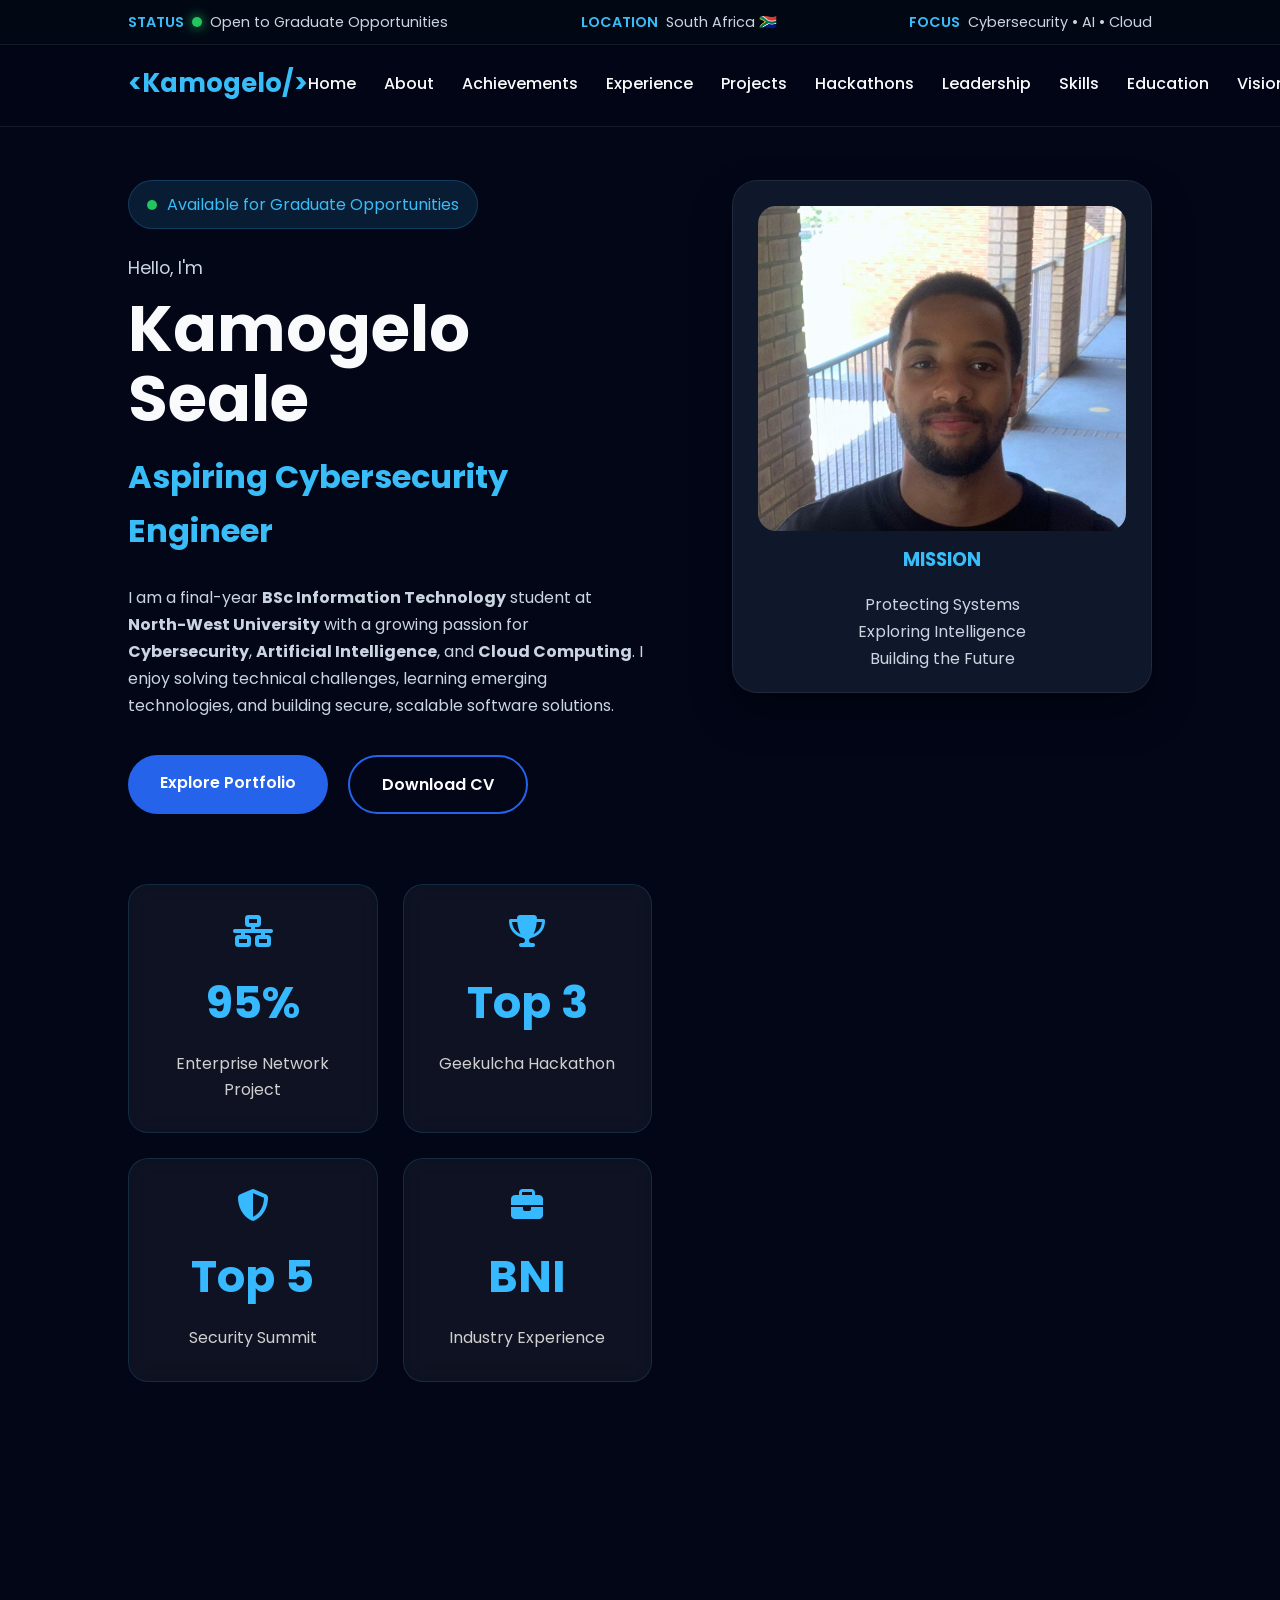
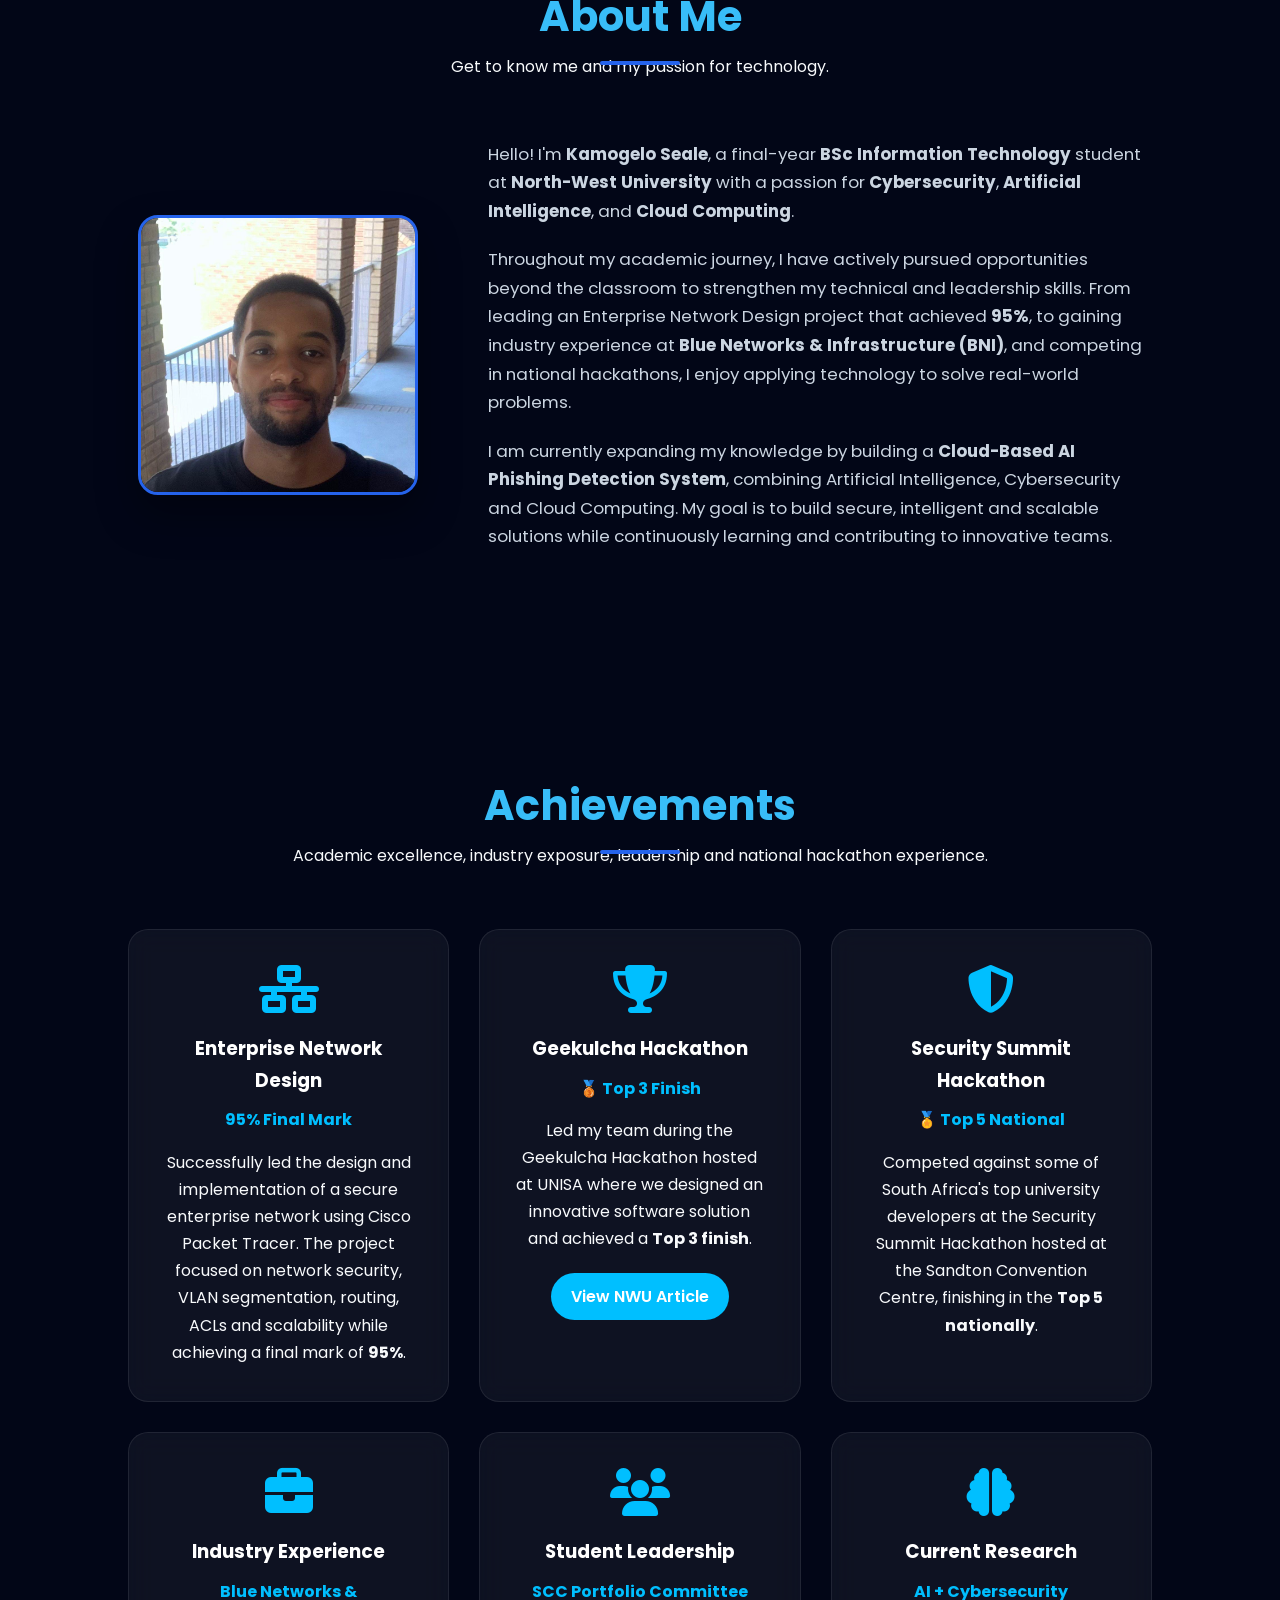
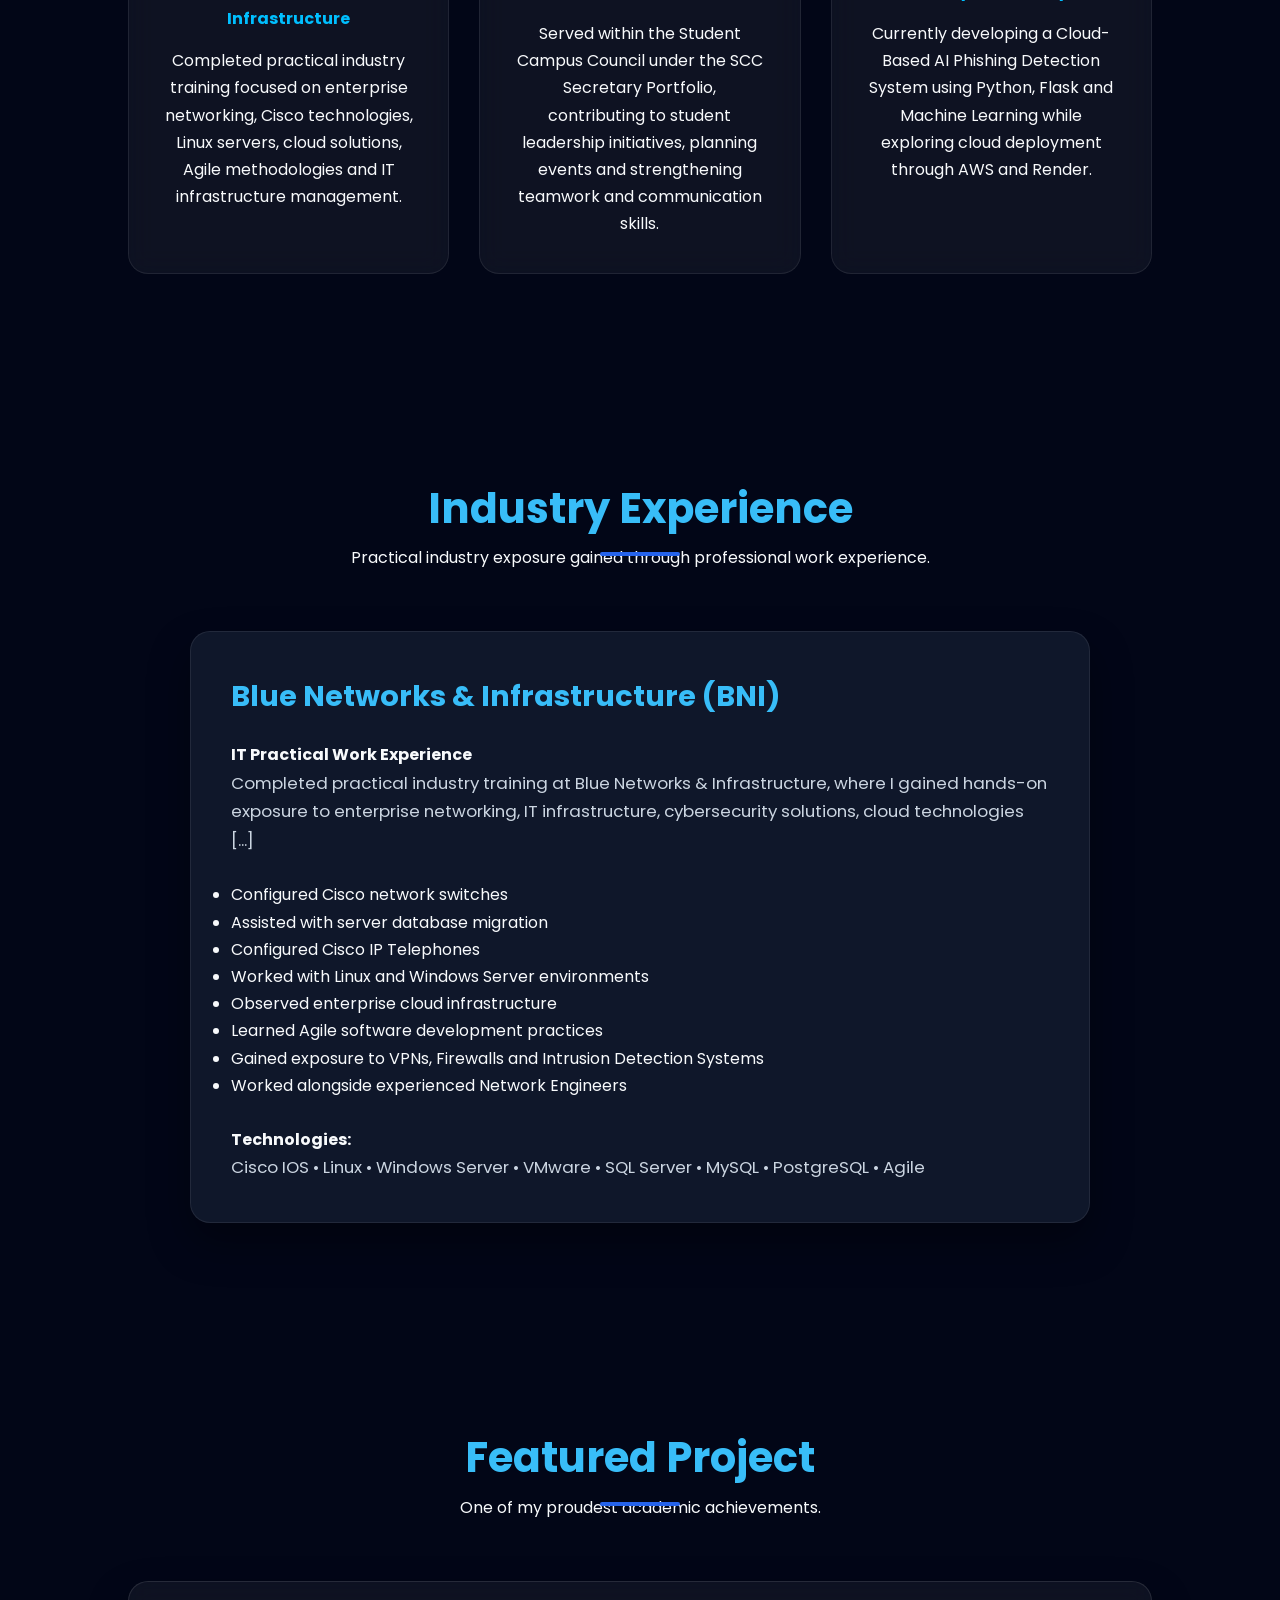
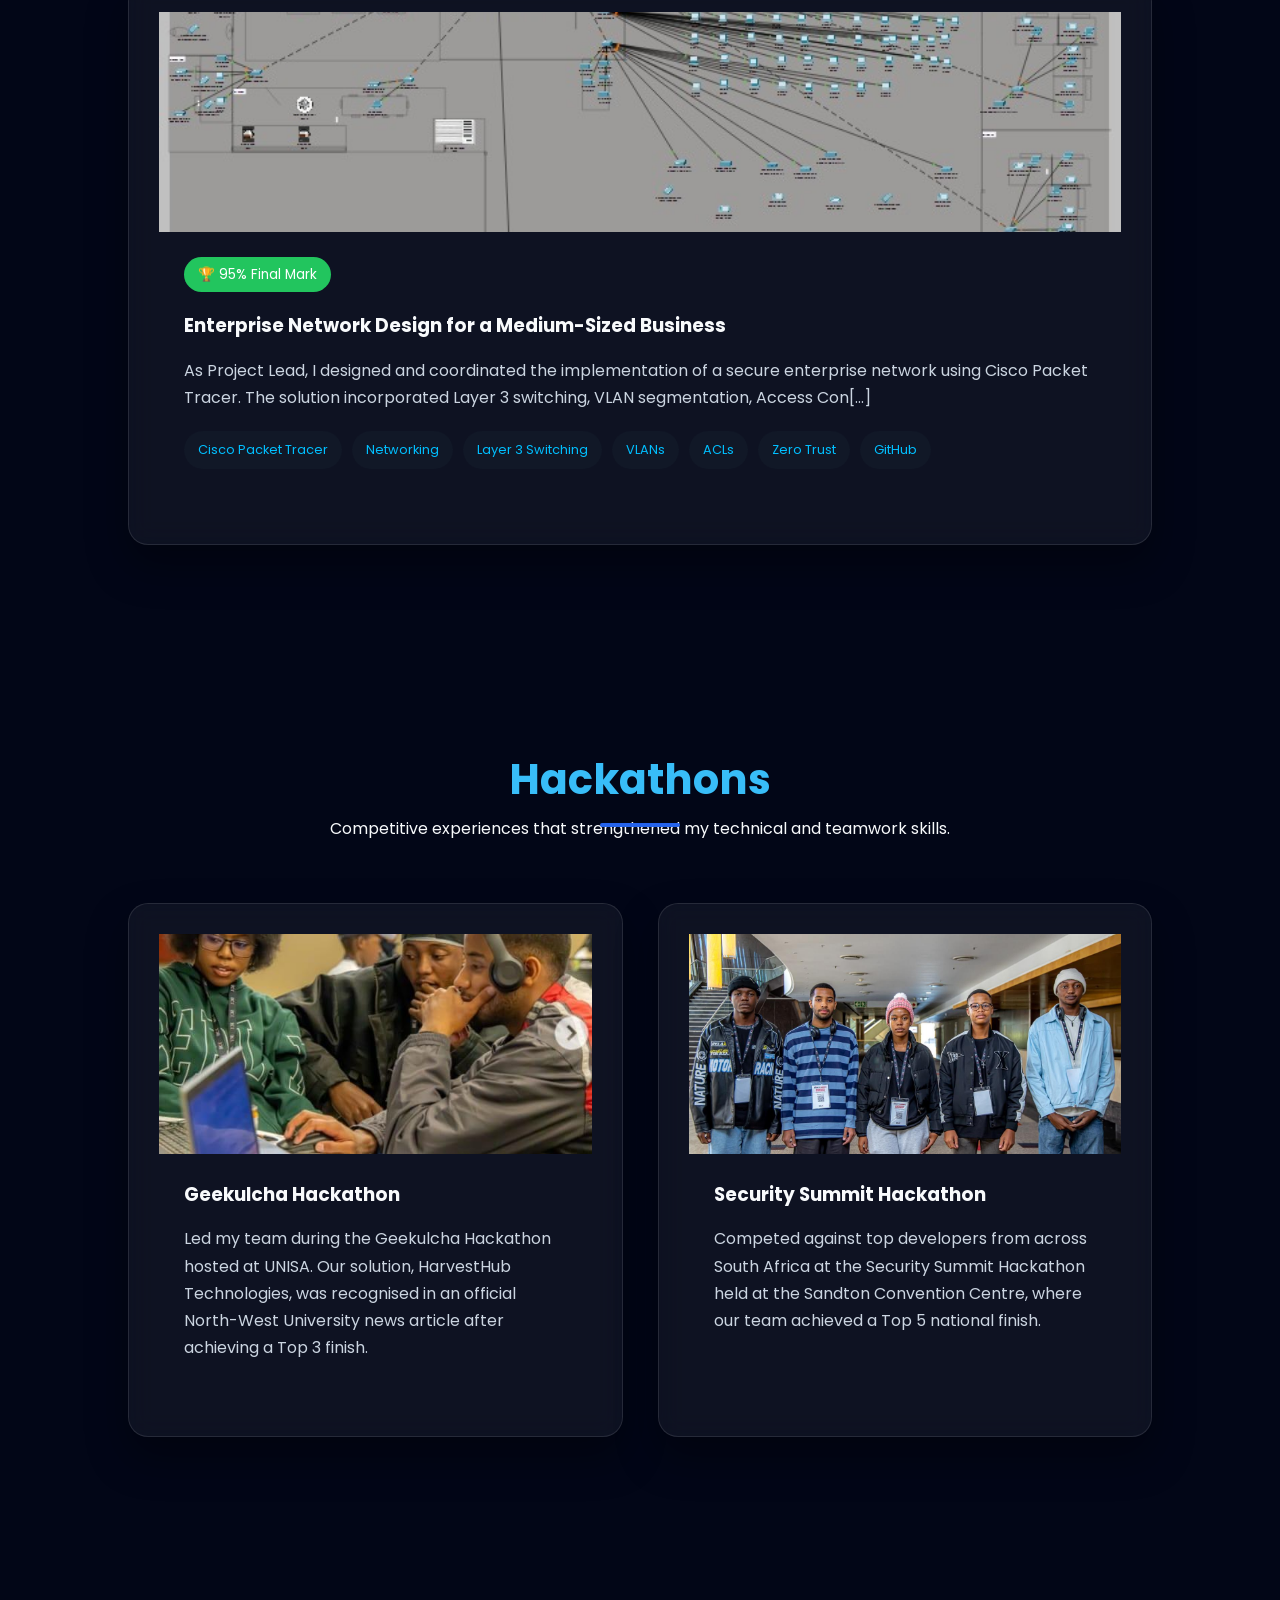
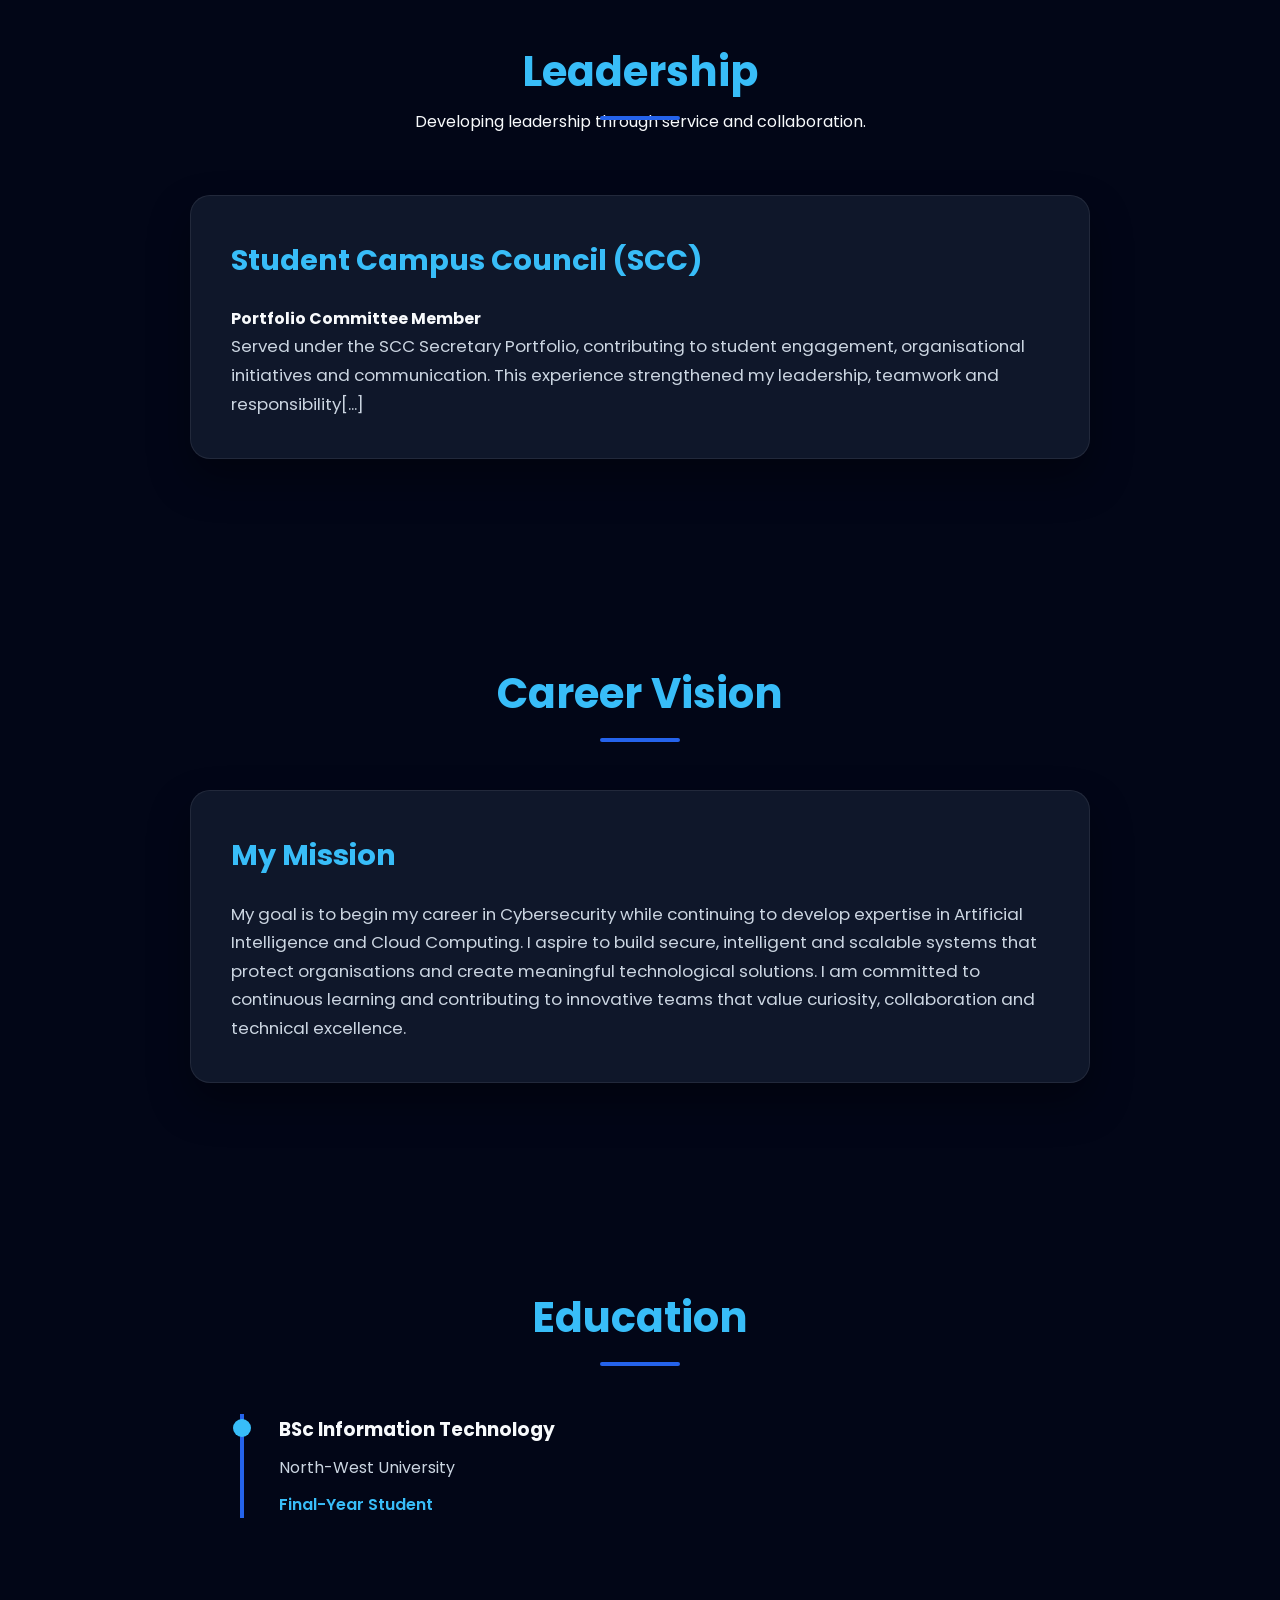
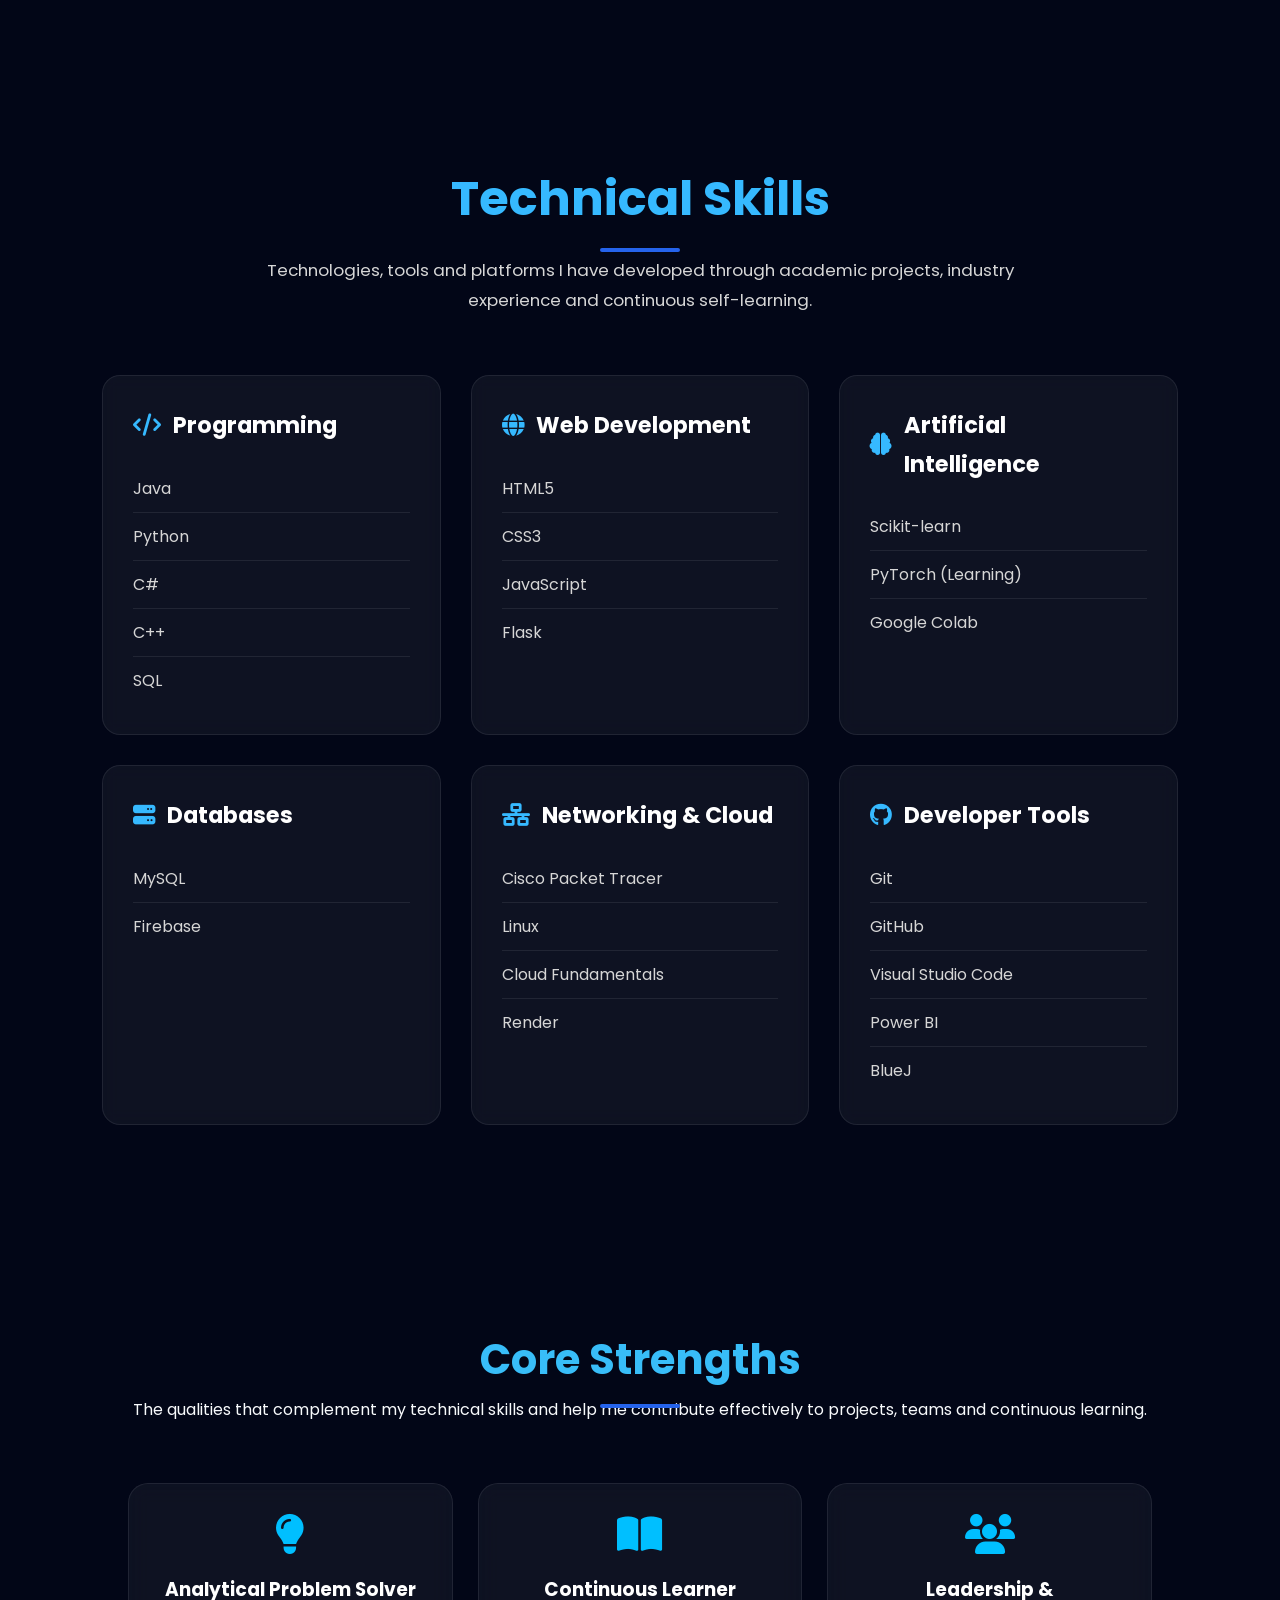
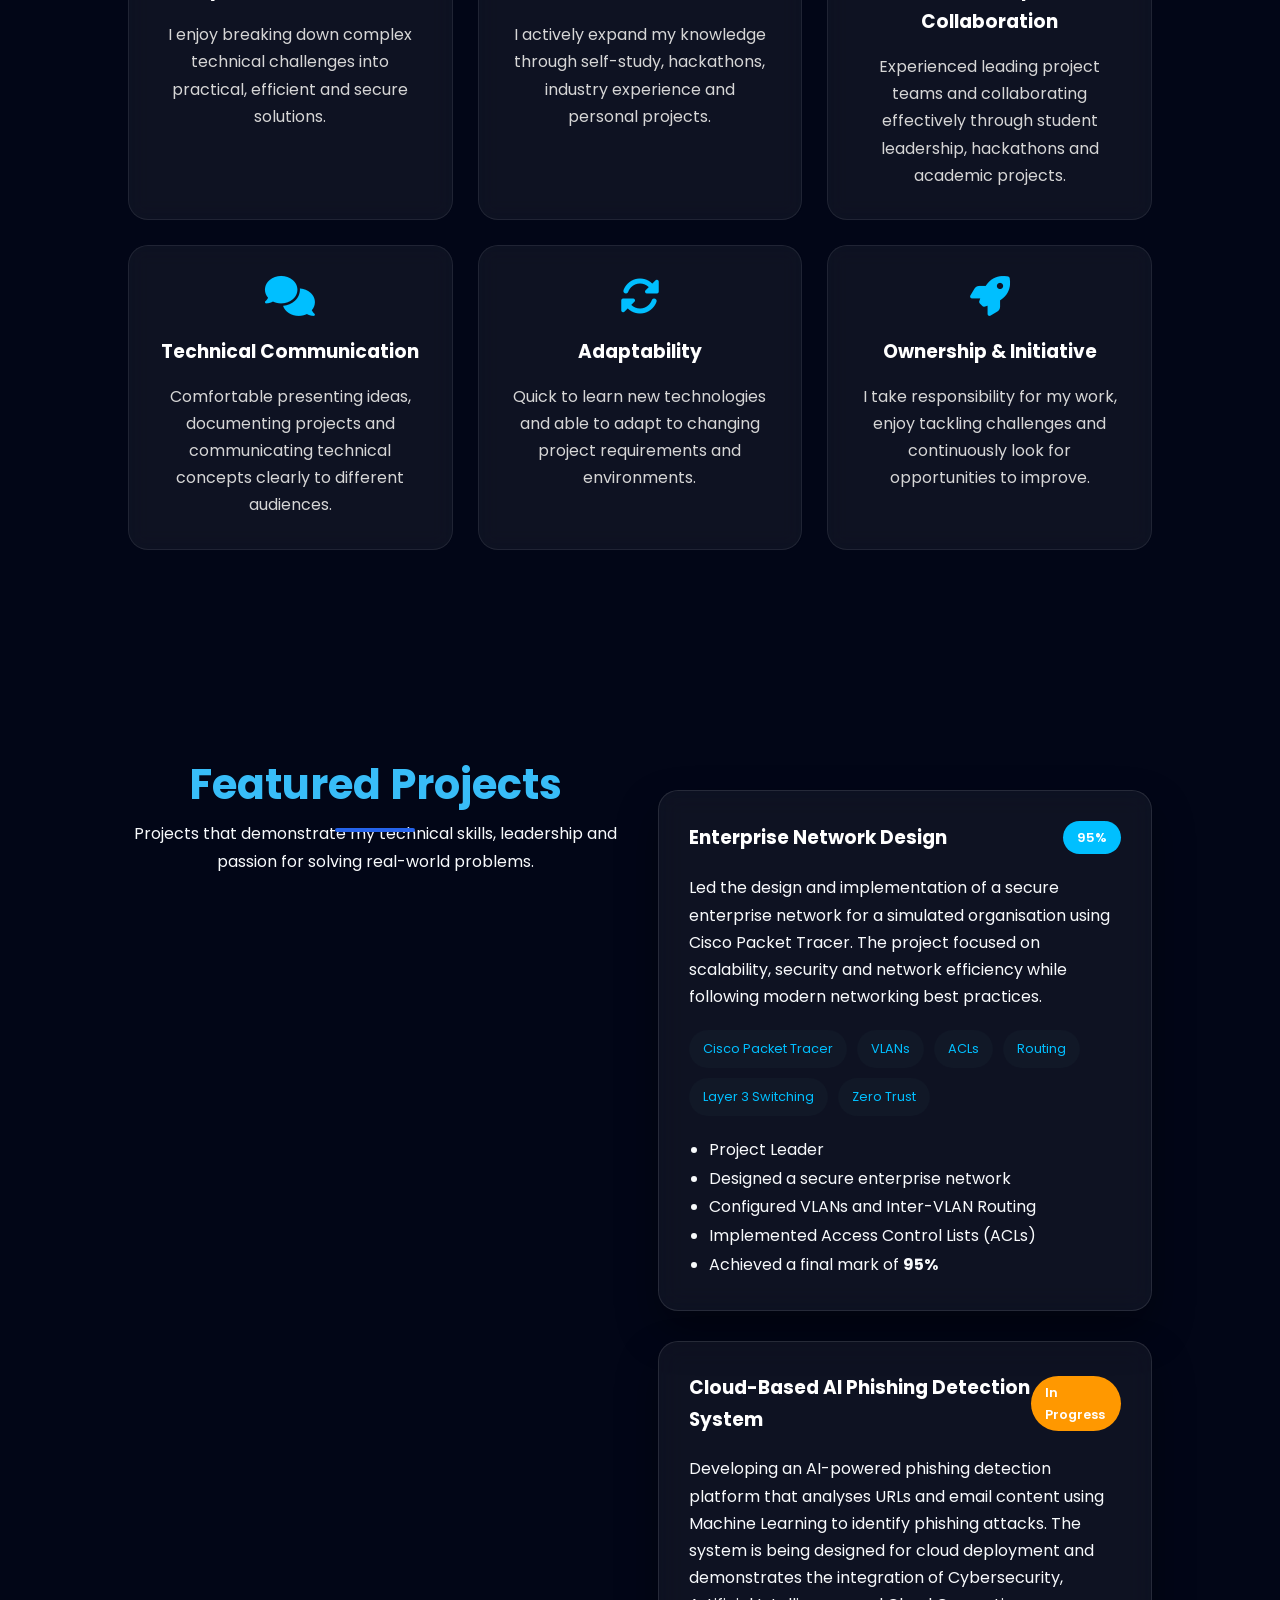
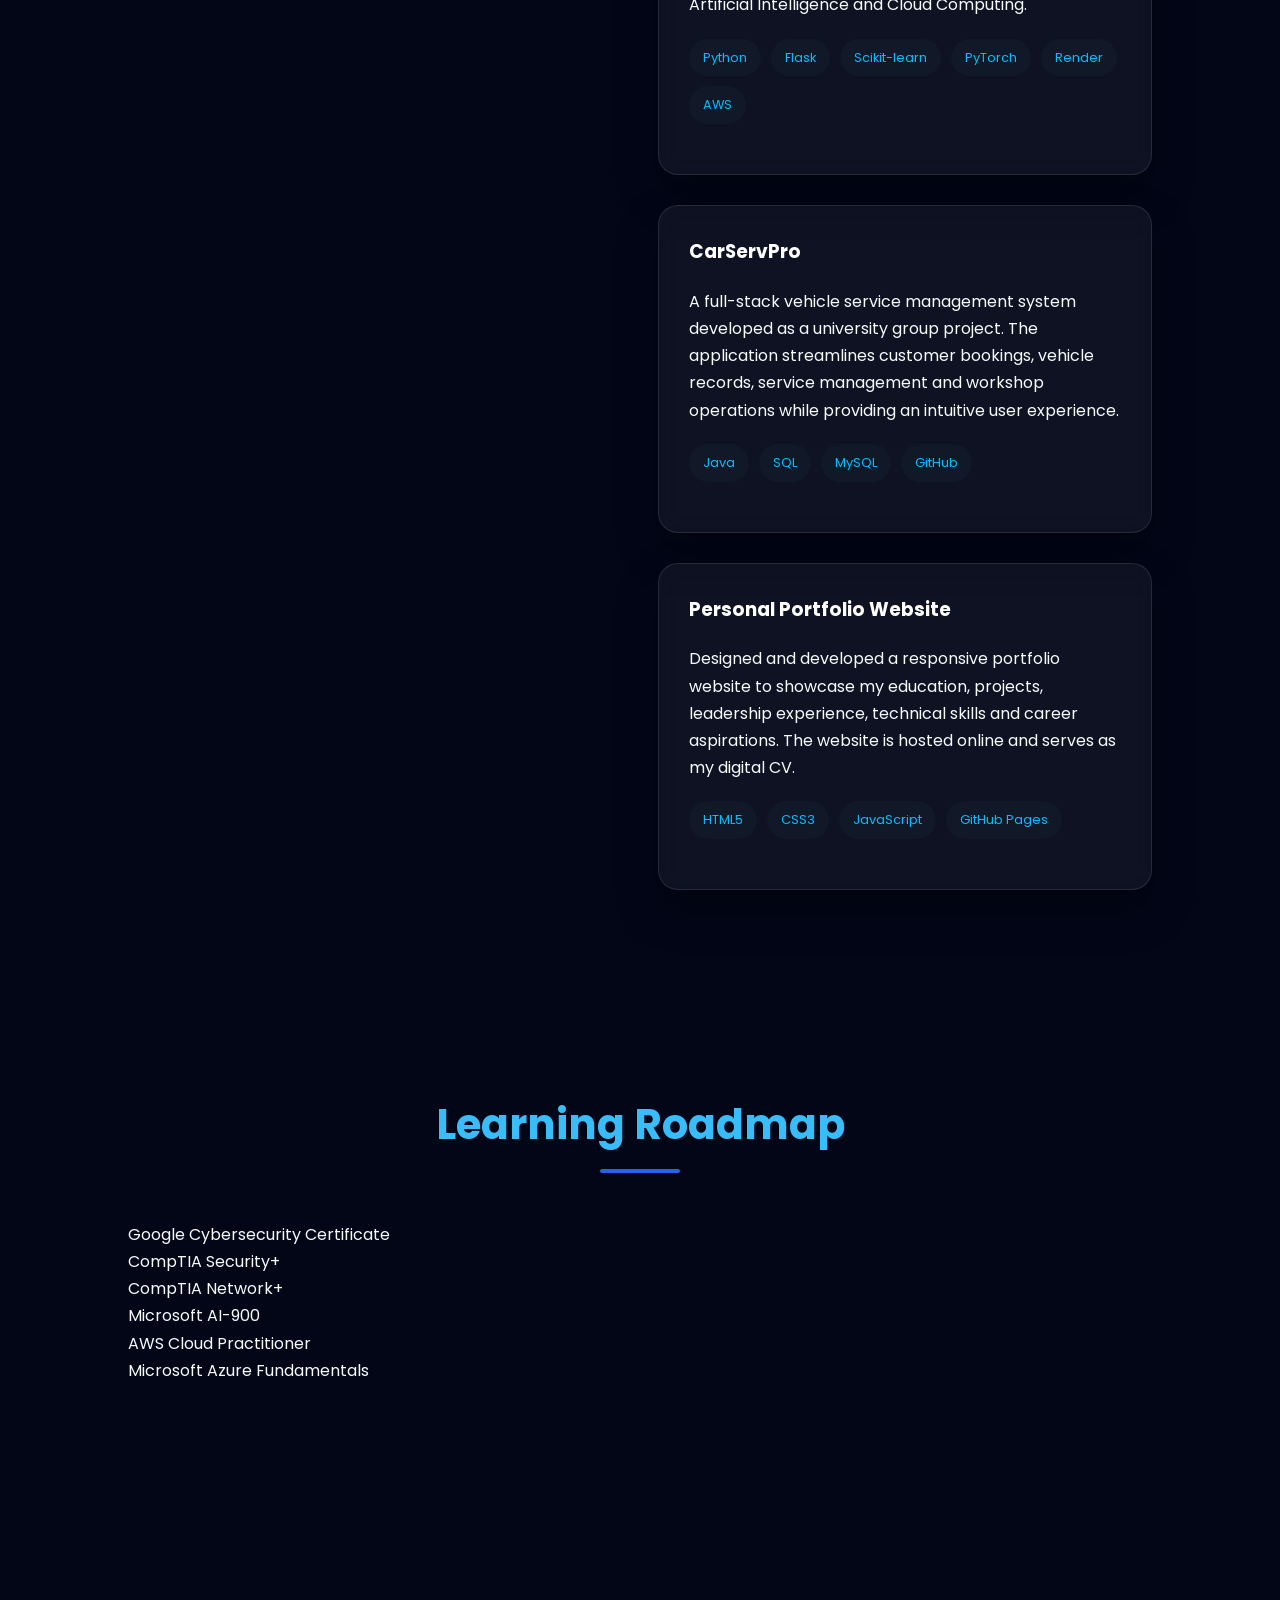
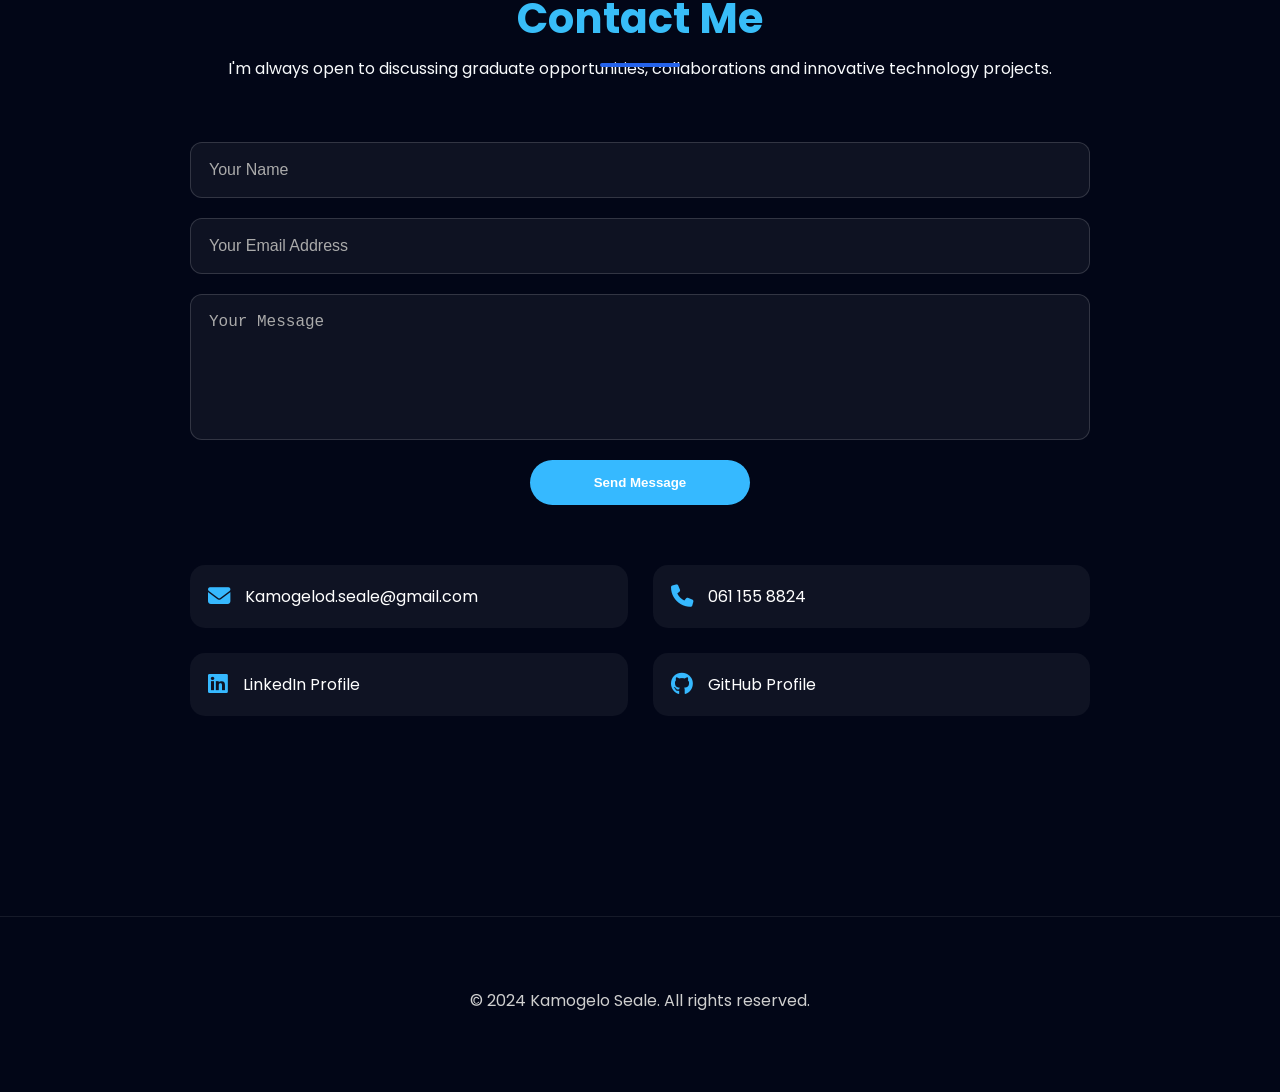
<file: index.html>
<!DOCTYPE html>
<html lang="en">

<head>

    <meta charset="UTF-8">
    <meta name="viewport" content="width=device-width, initial-scale=1.0">

    <title>Kamogelo Seale | Cybersecurity • AI • Cloud</title>

    <!-- Google Fonts -->
    <link href="https://fonts.googleapis.com/css2?family=Poppins:wght@300;400;500;600;700&display=swap" rel="stylesheet">

    <!-- Font Awesome -->
    <link rel="stylesheet"
          href="https://cdnjs.cloudflare.com/ajax/libs/font-awesome/6.5.2/css/all.min.css">

    <!-- CSS -->
    <link rel="stylesheet" href="css/style.css">

</head>

<body>

<!-- ==========================================
STATUS BAR
========================================== -->

<div class="status-bar">

    <div class="status-item">

        <span class="status-label">STATUS</span>

        <span class="online-dot"></span>

        <span>Open to Graduate Opportunities</span>

    </div>

    <div class="status-item">

        <span class="status-label">LOCATION</span>

        <span>South Africa 🇿🇦</span>

    </div>

    <div class="status-item">

        <span class="status-label">FOCUS</span>

        <span>Cybersecurity • AI • Cloud</span>

    </div>

</div>

<!-- ==========================================
HEADER
========================================== -->

<header>

    <nav class="navbar">

        <a href="#home" class="logo">

            &lt;Kamogelo/&gt;

        </a>

        <ul class="nav-links">

            <li><a href="#home">Home</a></li>
            <li><a href="#about">About</a></li>
            <li><a href="#achievements">Achievements</a></li>
            <li><a href="#experience">Experience</a></li>
            <li><a href="#projects">Projects</a></li>
            <li><a href="#hackathons">Hackathons</a></li>
            <li><a href="#leadership">Leadership</a></li>
            <li><a href="#skills">Skills</a></li>
            <li><a href="#education">Education</a></li>
            <li><a href="#vision">Vision</a></li>
            <li><a href="#contact">Contact</a></li>

        </ul>

    </nav>

</header>

<!-- ==========================================
HERO
========================================== -->

<section class="hero" id="home">

    <div class="hero-text">

        <div class="status-badge">

            <span class="dot"></span>

            Available for Graduate Opportunities

        </div>

        <p class="hello">

            Hello, I'm

        </p>

        <h1>

            Kamogelo Seale

        </h1>

        <h2>

            <span id="typing"></span>

        </h2>

        <p class="hero-description">

            I am a final-year
            <strong>BSc Information Technology</strong>
            student at
            <strong>North-West University</strong>
            with a growing passion for
            <strong>Cybersecurity</strong>,
            <strong>Artificial Intelligence</strong>,
            and
            <strong>Cloud Computing</strong>.

            I enjoy solving technical challenges,
            learning emerging technologies,
            and building secure,
            scalable software solutions.

        </p>

        <div class="hero-buttons">

            <a href="#projects" class="btn">

                Explore Portfolio

            </a>

            <a href="files/Kamogelo_Seale_CV.pdf"
               class="btn btn-outline"
               download>
                Download CV
            </a>

        </div>
        <div class="hero-stats">

    <div class="stat-card">
        <i class="fas fa-network-wired"></i>
        <h3>95%</h3>
        <p>Enterprise Network Project</p>
    </div>

    <div class="stat-card">
        <i class="fas fa-trophy"></i>
        <h3>Top 3</h3>
        <p>Geekulcha Hackathon</p>
    </div>

    <div class="stat-card">
        <i class="fas fa-shield-alt"></i>
        <h3>Top 5</h3>
        <p>Security Summit</p>
    </div>

    <div class="stat-card">
        <i class="fas fa-briefcase"></i>
        <h3>BNI</h3>
        <p>Industry Experience</p>
    </div>

</div>

    </div>
    

    <div class="hero-image">

        <div class="profile-card">

            <img src="images/professional_profile_pic.jpeg"
     alt="Kamogelo Seale">

            <div class="profile-info">

                <h3>

                    MISSION

                </h3>

                <p>

                    Protecting Systems

                    <br>

                    Exploring Intelligence

                    <br>

                    Building the Future

                </p>

            </div>

        </div>

    </div>

</section>



<!-- ==========================================
ABOUT
========================================== -->

<!-- About Section -->
<section id="about" class="about section">

    <div class="section-title">
        <h2>About Me</h2>
        <p>Get to know me and my passion for technology.</p>
    </div>

    <div class="about-container">

        <div class="about-image">
            <img src="images/professional_profile_pic.jpeg" alt="Kamogelo Seale">
        </div>

        <div class="about-text">

    <p>
        Hello! I'm <strong>Kamogelo Seale</strong>, a final-year
        <strong>BSc Information Technology</strong> student at
        <strong>North-West University</strong> with a passion for
        <strong>Cybersecurity</strong>,
        <strong>Artificial Intelligence</strong>, and
        <strong>Cloud Computing</strong>.
    </p>

    <p>
        Throughout my academic journey, I have actively pursued opportunities
        beyond the classroom to strengthen my technical and leadership skills.
        From leading an Enterprise Network Design project that achieved
        <strong>95%</strong>, to gaining industry experience at
        <strong>Blue Networks & Infrastructure (BNI)</strong>, and competing in
        national hackathons, I enjoy applying technology to solve real-world
        problems.
    </p>

    <p>
        I am currently expanding my knowledge by building a
        <strong>Cloud-Based AI Phishing Detection System</strong>, combining
        Artificial Intelligence, Cybersecurity and Cloud Computing.
        My goal is to build secure, intelligent and scalable solutions while
        continuously learning and contributing to innovative teams.
    </p>

</div>

    </div>

</section>

<!-- ===========================
     ACHIEVEMENTS 
=========================== -->

<section id="achievements" class="achievements section">

    <div class="section-title">
        <h2>Achievements</h2>
        <p>Academic excellence, industry exposure, leadership and national hackathon experience.</p>
    </div>

    <div class="achievement-grid">

        <!-- Enterprise Network -->
        <div class="achievement-card">
            <i class="fas fa-network-wired"></i>

            <h3>Enterprise Network Design</h3>

            <h4>95% Final Mark</h4>

            <p>
                Successfully led the design and implementation of a secure enterprise
                network using Cisco Packet Tracer. The project focused on network
                security, VLAN segmentation, routing, ACLs and scalability while
                achieving a final mark of <strong>95%</strong>.
            </p>
        </div>

        <!-- Geekulcha -->

        <div class="achievement-card">

            <i class="fas fa-trophy"></i>

            <h3>Geekulcha Hackathon</h3>

            <h4>🥉 Top 3 Finish</h4>

            <p>
                Led my team during the Geekulcha Hackathon hosted at UNISA where
                we designed an innovative software solution and achieved a
                <strong>Top 3 finish</strong>.
            </p>

            <a href="https://news.nwu.ac.za/students-excel-annual-geekulcha-hackathon"
               target="_blank"
               class="btn-small">

                View NWU Article

            </a>

        </div>

        <!-- Security Summit -->

        <div class="achievement-card">

            <i class="fas fa-shield-alt"></i>

            <h3>Security Summit Hackathon</h3>

            <h4>🏅 Top 5 National</h4>

            <p>
                Competed against some of South Africa's top university developers
                at the Security Summit Hackathon hosted at the Sandton Convention
                Centre, finishing in the <strong>Top 5 nationally</strong>.
            </p>

        </div>

        <!-- Industry -->

        <div class="achievement-card">

            <i class="fas fa-briefcase"></i>

            <h3>Industry Experience</h3>

            <h4>Blue Networks & Infrastructure</h4>

            <p>
                Completed practical industry training focused on enterprise
                networking, Cisco technologies, Linux servers, cloud solutions,
                Agile methodologies and IT infrastructure management.
            </p>

        </div>

        <!-- Leadership -->

        <div class="achievement-card">

            <i class="fas fa-users"></i>

            <h3>Student Leadership</h3>

            <h4>SCC Portfolio Committee</h4>

            <p>
                Served within the Student Campus Council under the SCC Secretary
                Portfolio, contributing to student leadership initiatives, planning
                events and strengthening teamwork and communication skills.
            </p>

        </div>

        <!-- AI -->

        <div class="achievement-card">

            <i class="fas fa-brain"></i>

            <h3>Current Research</h3>

            <h4>AI + Cybersecurity</h4>

            <p>
                Currently developing a Cloud-Based AI Phishing Detection System
                using Python, Flask and Machine Learning while exploring cloud
                deployment through AWS and Render.
            </p>

        </div>

    </div>

</section>

<!-- ==========================================
Experience
========================================== -->

<section id="experience">

<div class="section-title">

<h2>Industry Experience</h2>

<p>Practical industry exposure gained through professional work experience.</p>

</div>

<div class="vision-card">

<h3>Blue Networks & Infrastructure (BNI)</h3>

<h4>IT Practical Work Experience</h4>

<p>

Completed practical industry training at Blue Networks & Infrastructure, where I gained hands-on exposure to enterprise networking, IT infrastructure, cybersecurity solutions, cloud technologies [...]

</p>

<br>

<ul>

<li>Configured Cisco network switches</li>

<li>Assisted with server database migration</li>

<li>Configured Cisco IP Telephones</li>

<li>Worked with Linux and Windows Server environments</li>

<li>Observed enterprise cloud infrastructure</li>

<li>Learned Agile software development practices</li>

<li>Gained exposure to VPNs, Firewalls and Intrusion Detection Systems</li>

<li>Worked alongside experienced Network Engineers</li>

</ul>

<br>

<strong>Technologies:</strong>

<p>

Cisco IOS • Linux • Windows Server • VMware • SQL Server • MySQL • PostgreSQL • Agile

</p>

</div>

</section>

<!-- ==========================================
Featured Project
========================================== -->

<section id="featured-project">

<div class="section-title">

<h2>Featured Project</h2>

<p>One of my proudest academic achievements.</p>

</div>

<div class="project-card">

<img src="images/EnterpriseNetworkPic.jpeg"
     alt="Enterprise Network Project">

<div class="project-content">

<span class="project-status">

🏆 95% Final Mark

</span>

<h3>Enterprise Network Design for a Medium-Sized Business</h3>

<p>

As Project Lead, I designed and coordinated the implementation of a secure enterprise network using Cisco Packet Tracer. The solution incorporated Layer 3 switching, VLAN segmentation, Access Con[...]

</p>

<div class="tech-stack">

<span>Cisco Packet Tracer</span>

<span>Networking</span>

<span>Layer 3 Switching</span>

<span>VLANs</span>

<span>ACLs</span>

<span>Zero Trust</span>

<span>GitHub</span>

</div>

</div>

</div>

</section>

<!-- ==========================================
Hackathons
========================================== -->
<section id="hackathons">

<div class="section-title">

<h2>Hackathons</h2>

<p>Competitive experiences that strengthened my technical and teamwork skills.</p>

</div>

<div class="projects">

<div class="project-card">

<img src="images/GeekultureHack.jpeg"
     alt="Geekulcha Hackathon">

<div class="project-content">

<h3>Geekulcha Hackathon</h3>

<p>

Led my team during the Geekulcha Hackathon hosted at UNISA.

Our solution, HarvestHub Technologies, was recognised in an official North-West University news article after achieving a Top 3 finish.

</p>

</div>

</div>

<div class="project-card">

<img src="images/SecSummitHack.jpeg"
     alt="Security Summit">

<div class="project-content">

<h3>Security Summit Hackathon</h3>

<p>

Competed against top developers from across South Africa at the Security Summit Hackathon held at the Sandton Convention Centre, where our team achieved a Top 5 national finish.

</p>

</div>

</div>

</div>

</section>

<!-- ==========================================
Leadership
========================================== -->
<section id="leadership">

<div class="section-title">

<h2>Leadership</h2>

<p>Developing leadership through service and collaboration.</p>

</div>

<div class="vision-card">

<h3>Student Campus Council (SCC)</h3>

<h4>Portfolio Committee Member</h4>

<p>

Served under the SCC Secretary Portfolio, contributing to student engagement, organisational initiatives and communication. This experience strengthened my leadership, teamwork and responsibility[...]

</p>

</div>

</section> 

<!-- ==========================================
CAREER VISION
========================================== -->

<section id="vision">

    <div class="section-title">
        <h2>Career Vision</h2>
    </div>

    <div class="vision-card">

        <h3>My Mission</h3>

        <p>

            My goal is to begin my career in Cybersecurity while continuing to develop
            expertise in Artificial Intelligence and Cloud Computing. I aspire to build
            secure, intelligent and scalable systems that protect organisations and create
            meaningful technological solutions. I am committed to continuous learning
            and contributing to innovative teams that value curiosity, collaboration and
            technical excellence.

        </p>

    </div>

</section>

<!-- ==========================================
EDUCATION
========================================== -->

<section id="education">

    <div class="section-title">
        <h2>Education</h2>
    </div>

    <div class="timeline">

        <div class="timeline-item">

            <h3>BSc Information Technology</h3>

            <p>North-West University</p>

            <span>Final-Year Student</span>

        </div>

    </div>

</section>

<!-- ==========================================
SKILLS
========================================== -->

<section id="skills" class="skills section">

    <div class="section-title">
        <h2>Technical Skills</h2>
        <p>Technologies, tools and platforms I have developed through academic projects, industry experience and continuous self-learning.</p>
    </div>

    <div class="skills-grid">

        <div class="skill-category">
            <h3><i class="fas fa-code"></i> Programming</h3>
            <ul>
                <li>Java</li>
                <li>Python</li>
                <li>C#</li>
                <li>C++</li>
                <li>SQL</li>
            </ul>
        </div>

        <div class="skill-category">
            <h3><i class="fas fa-globe"></i> Web Development</h3>
            <ul>
                <li>HTML5</li>
                <li>CSS3</li>
                <li>JavaScript</li>
                <li>Flask</li>
            </ul>
        </div>

        <div class="skill-category">
            <h3><i class="fas fa-brain"></i> Artificial Intelligence</h3>
            <ul>
                <li>Scikit-learn</li>
                <li>PyTorch (Learning)</li>
                <li>Google Colab</li>
            </ul>
        </div>

        <div class="skill-category">
            <h3><i class="fas fa-server"></i> Databases</h3>
            <ul>
                <li>MySQL</li>
                <li>Firebase</li>
            </ul>
        </div>

        <div class="skill-category">
            <h3><i class="fas fa-network-wired"></i> Networking & Cloud</h3>
            <ul>
                <li>Cisco Packet Tracer</li>
                <li>Linux</li>
                <li>Cloud Fundamentals</li>
                <li>Render</li>
            </ul>
        </div>

        <div class="skill-category">
            <h3><i class="fab fa-github"></i> Developer Tools</h3>
            <ul>
                <li>Git</li>
                <li>GitHub</li>
                <li>Visual Studio Code</li>
                <li>Power BI</li>
                <li>BlueJ</li>
            </ul>
        </div>

    </div>

</section>

<!-- ===========================
     PROFESSIONAL STRENGTHS
=========================== -->

<section id="strengths" class="strengths section">

    <div class="section-title">
        <h2>Core Strengths</h2>
<p>The qualities that complement my technical skills and help me contribute effectively to projects, teams and continuous learning.</p>    </div>

    <div class="strengths-grid">

        <div class="strength-card">
            <i class="fas fa-lightbulb"></i>
            <h3>Analytical Problem Solver</h3>
            <p>I enjoy breaking down complex technical challenges into practical, efficient and secure solutions.</p>
        </div>

        <div class="strength-card">
            <i class="fas fa-book-open"></i>
            <h3>Continuous Learner</h3>
            <p>I actively expand my knowledge through self-study, hackathons, industry experience and personal projects.</p>
        </div>

        <div class="strength-card">
            <i class="fas fa-users"></i>
            <h3>Leadership & Collaboration</h3>
            <p>Experienced leading project teams and collaborating effectively through student leadership, hackathons and academic projects.</p>
        </div>

        <div class="strength-card">
            <i class="fas fa-comments"></i>
            <h3>Technical Communication</h3>
            <p>Comfortable presenting ideas, documenting projects and communicating technical concepts clearly to different audiences.</p>
        </div>

        <div class="strength-card">
            <i class="fas fa-sync-alt"></i>
            <h3>Adaptability</h3>
            <p>Quick to learn new technologies and able to adapt to changing project requirements and environments.</p>
        </div>

        <div class="strength-card">
            <i class="fas fa-rocket"></i>
            <h3>Ownership & Initiative</h3>
            <p>I take responsibility for my work, enjoy tackling challenges and continuously look for opportunities to improve.</p>
        </div>

    </div>

</section>

<!-- =========================
     PROJECTS SECTION
========================= -->
<section id="projects" class="projects section">

    <div class="section-title">
        <h2>Featured Projects</h2>
        <p>Projects that demonstrate my technical skills, leadership and passion for solving real-world problems.</p>
    </div>

    <div class="projects-grid">

        <!-- Enterprise Network Design -->
        <div class="project-card featured">

            <div class="project-header">
                <h3>Enterprise Network Design</h3>
                <span class="project-badge">95%</span>
            </div>

            <p>
                Led the design and implementation of a secure enterprise network for a
                simulated organisation using Cisco Packet Tracer. The project focused
                on scalability, security and network efficiency while following modern
                networking best practices.
            </p>

            <div class="tech-stack">
                <span>Cisco Packet Tracer</span>
                <span>VLANs</span>
                <span>ACLs</span>
                <span>Routing</span>
                <span>Layer 3 Switching</span>
                <span>Zero Trust</span>
            </div>

            <ul class="project-list">
                <li>Project Leader</li>
                <li>Designed a secure enterprise network</li>
                <li>Configured VLANs and Inter-VLAN Routing</li>
                <li>Implemented Access Control Lists (ACLs)</li>
                <li>Achieved a final mark of <strong>95%</strong></li>
            </ul>

        </div>

        <!-- AI Project -->
        <div class="project-card">

            <div class="project-header">
                <h3>Cloud-Based AI Phishing Detection System</h3>
                <span class="project-badge progress">In Progress</span>
            </div>

            <p>
                Developing an AI-powered phishing detection platform that analyses
                URLs and email content using Machine Learning to identify phishing
                attacks. The system is being designed for cloud deployment and
                demonstrates the integration of Cybersecurity, Artificial Intelligence
                and Cloud Computing.
            </p>

            <div class="tech-stack">
                <span>Python</span>
                <span>Flask</span>
                <span>Scikit-learn</span>
                <span>PyTorch</span>
                <span>Render</span>
                <span>AWS</span>
            </div>

        </div>

        <!-- CarServPro -->
        <div class="project-card">

            <div class="project-header">
                <h3>CarServPro</h3>
            </div>

            <p>
                A full-stack vehicle service management system developed as a university
                group project. The application streamlines customer bookings, vehicle
                records, service management and workshop operations while providing an
                intuitive user experience.
            </p>

            <div class="tech-stack">
                <span>Java</span>
                <span>SQL</span>
                <span>MySQL</span>
                <span>GitHub</span>
            </div>

        </div>

        <!-- Portfolio -->
        <div class="project-card">

            <div class="project-header">
                <h3>Personal Portfolio Website</h3>
            </div>

            <p>
                Designed and developed a responsive portfolio website to showcase my
                education, projects, leadership experience, technical skills and career
                aspirations. The website is hosted online and serves as my digital CV.
            </p>

            <div class="tech-stack">
                <span>HTML5</span>
                <span>CSS3</span>
                <span>JavaScript</span>
                <span>GitHub Pages</span>
            </div>

        </div>

    </div>

</section>

<!-- ==========================================
LEARNING ROADMAP
========================================== -->

<section id="roadmap">

    <div class="section-title">
        <h2>Learning Roadmap</h2>
    </div>

    <div class="roadmap-grid">

        <div class="roadmap-card">Google Cybersecurity Certificate</div>

        <div class="roadmap-card">CompTIA Security+</div>

        <div class="roadmap-card">CompTIA Network+</div>

        <div class="roadmap-card">Microsoft AI-900</div>

        <div class="roadmap-card">AWS Cloud Practitioner</div>

        <div class="roadmap-card">Microsoft Azure Fundamentals</div>

    </div>

</section>

<!-- ==========================================
CONTACT
========================================== -->

<section id="contact" class="contact section">

    <div class="section-title">
        <h2>Contact Me</h2> 
        <p>
            I'm always open to discussing graduate opportunities,
            collaborations and innovative technology projects.
        </p>
    </div>

    <div class="contact-container">

        <form class="contact-form">

            <input type="text" placeholder="Your Name">

            <input type="email" placeholder="Your Email Address">

            <textarea rows="6" placeholder="Your Message"></textarea>

            <button type="submit">
                Send Message
            </button>

        </form>

        <div class="contact-details">

            <div class="contact-item">
                <i class="fas fa-envelope"></i>
                <span>Kamogelod.seale@gmail.com</span>
            </div>

            <div class="contact-item">
                <i class="fas fa-phone"></i>
                <span>061 155 8824</span>
            </div>

            <div class="contact-item">
                <i class="fab fa-linkedin"></i>
                <a href="https://www.linkedin.com/in/kamogelo-seale-60b141237/" target="_blank">
                    LinkedIn Profile
                </a>
            </div>

            <div class="contact-item">
                <i class="fab fa-github"></i>
                <a href="https://github.com/kamoS777" target="_blank">
                    GitHub Profile
                </a>
            </div>

        </div>

    </div>

</section>

<!-- ==========================================
FOOTER
========================================== -->

<footer class="footer">
    <p>&copy; 2024 Kamogelo Seale. All rights reserved.</p>
</footer>

<!-- JavaScript -->
<script src="js/script.js"></script>

</body>

</html>
</file>
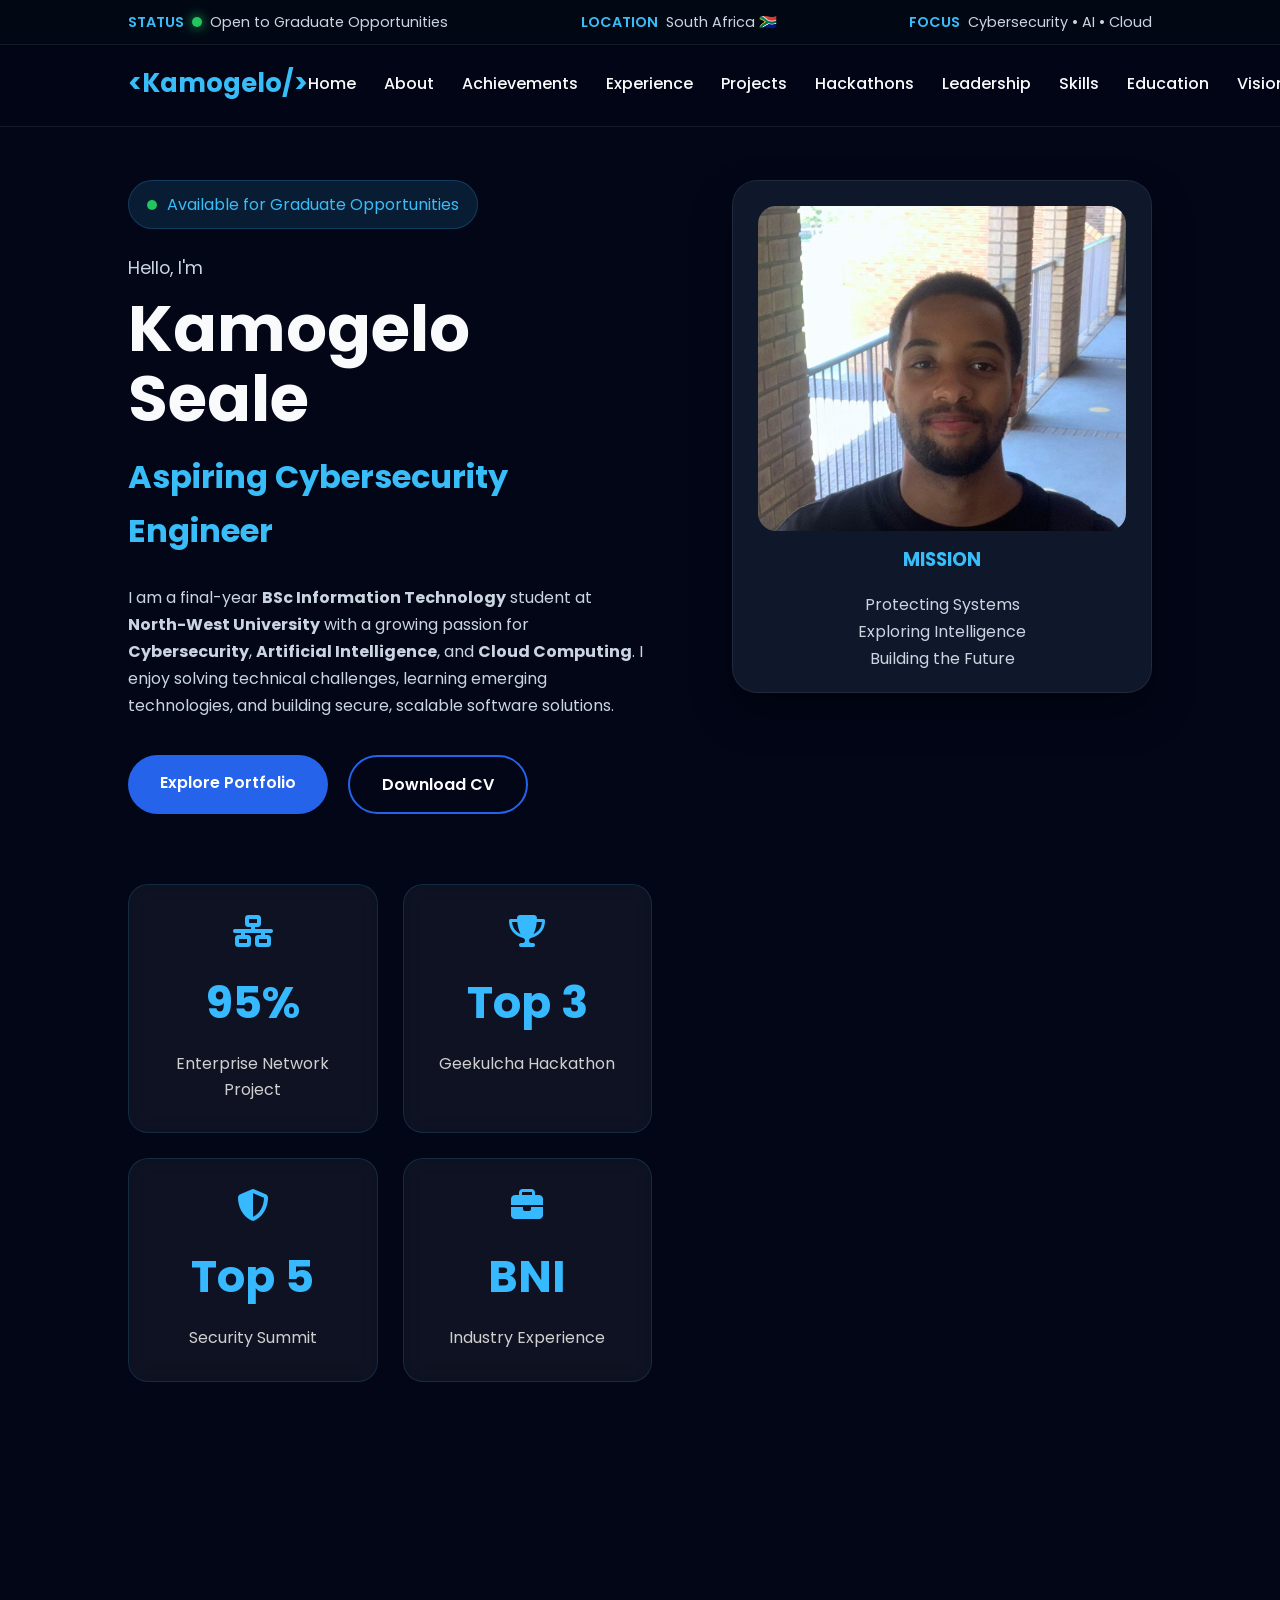
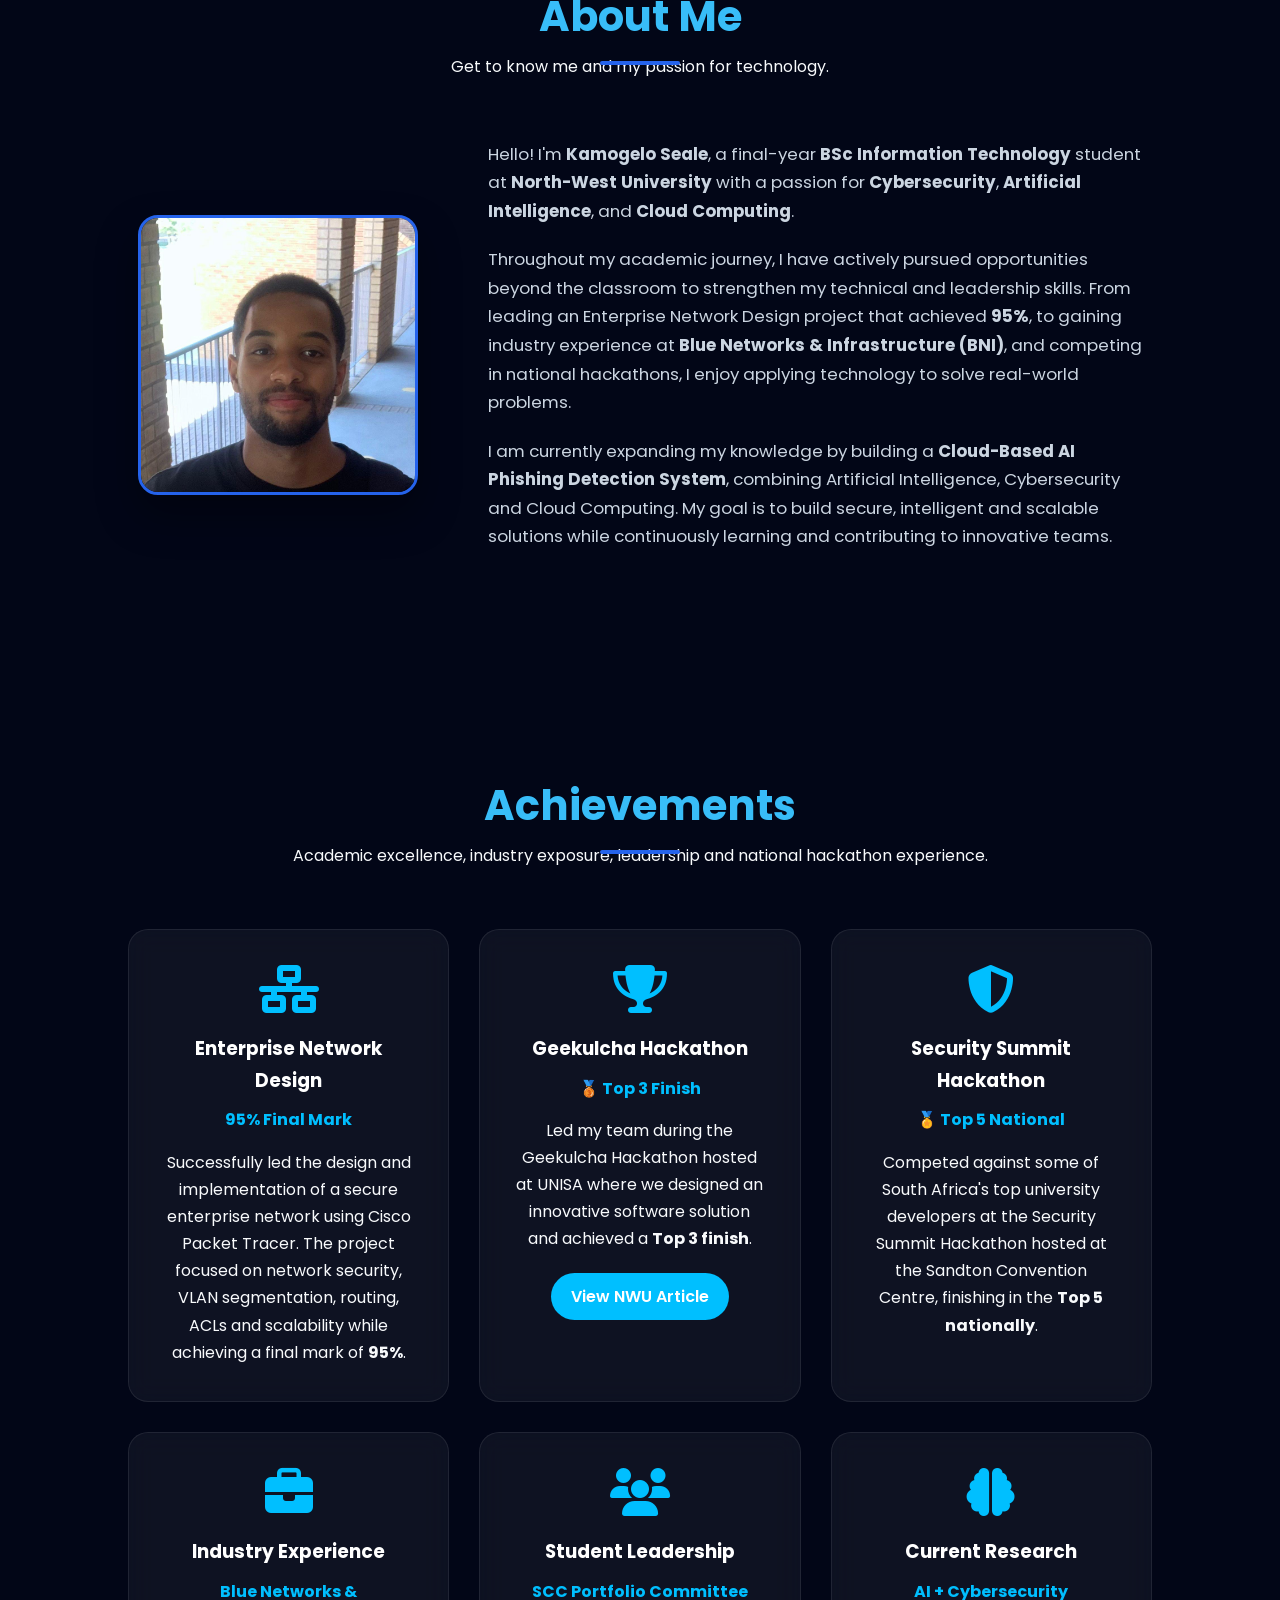
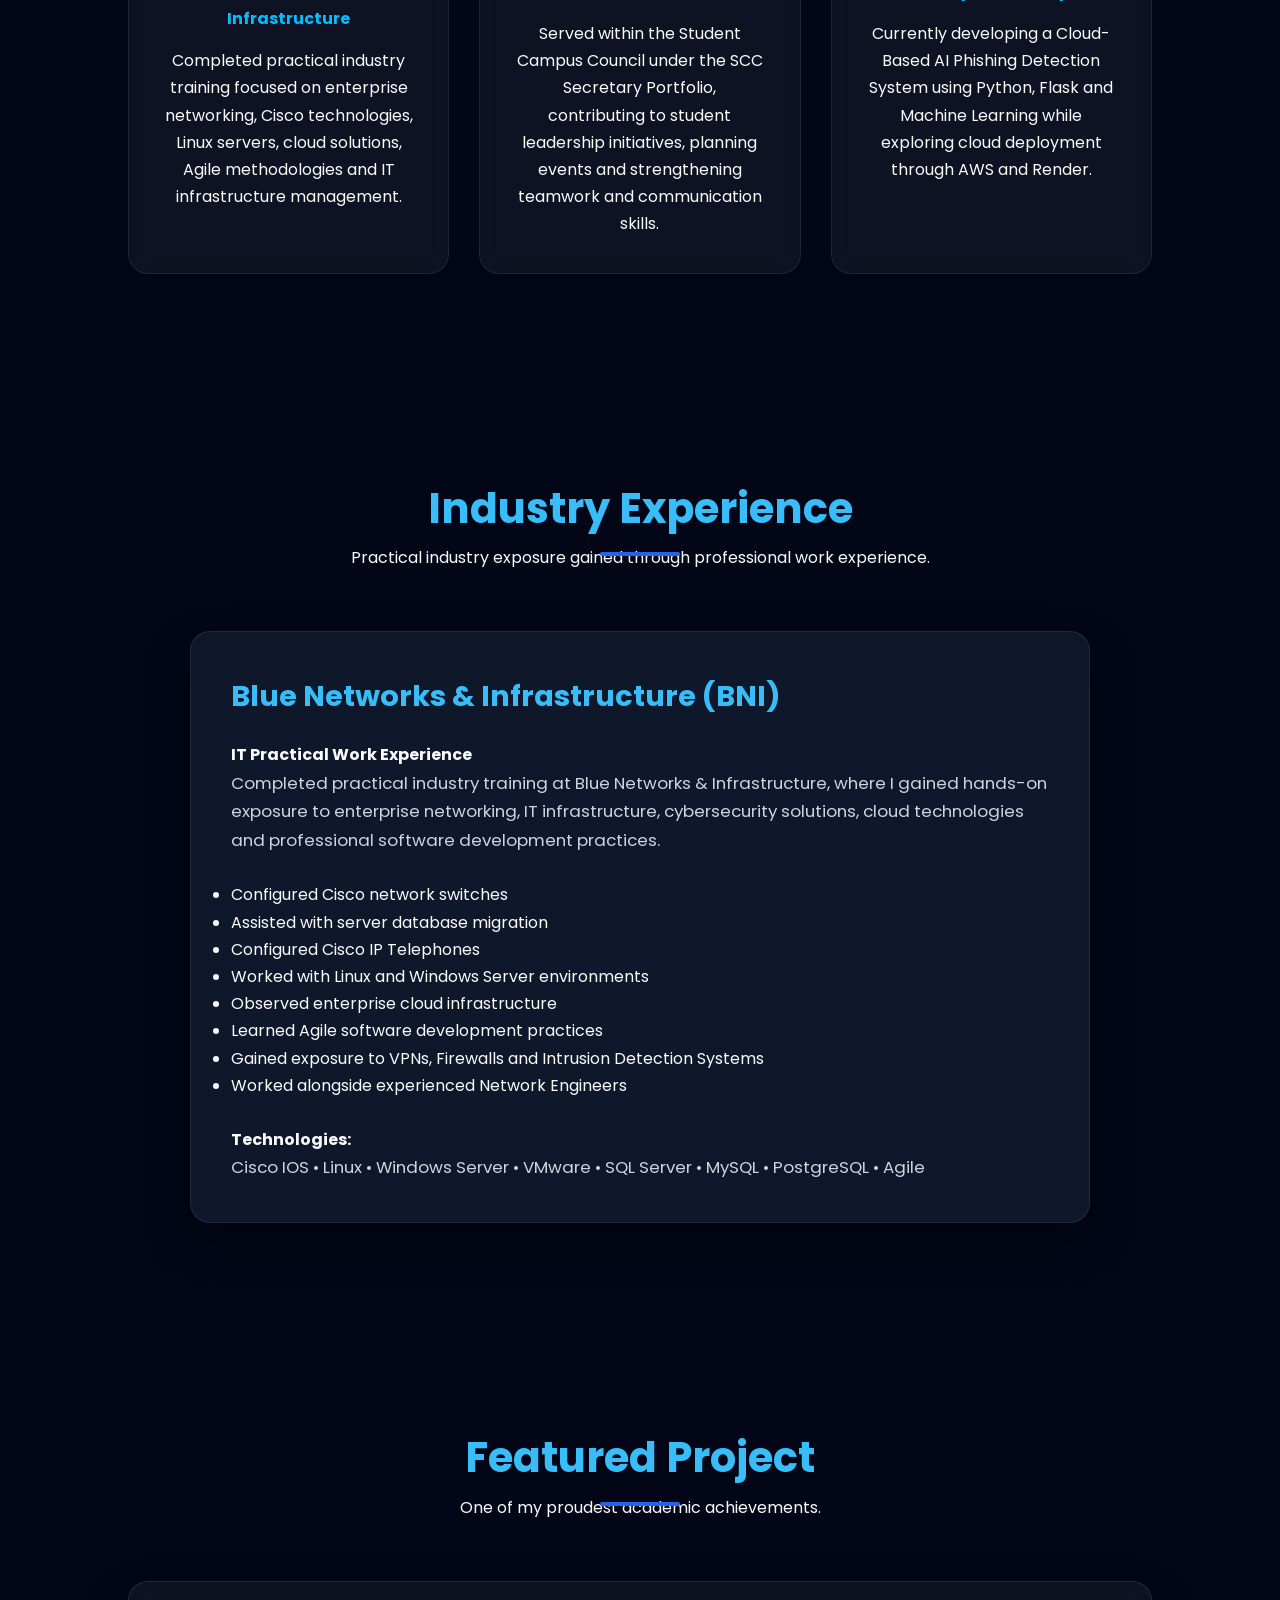
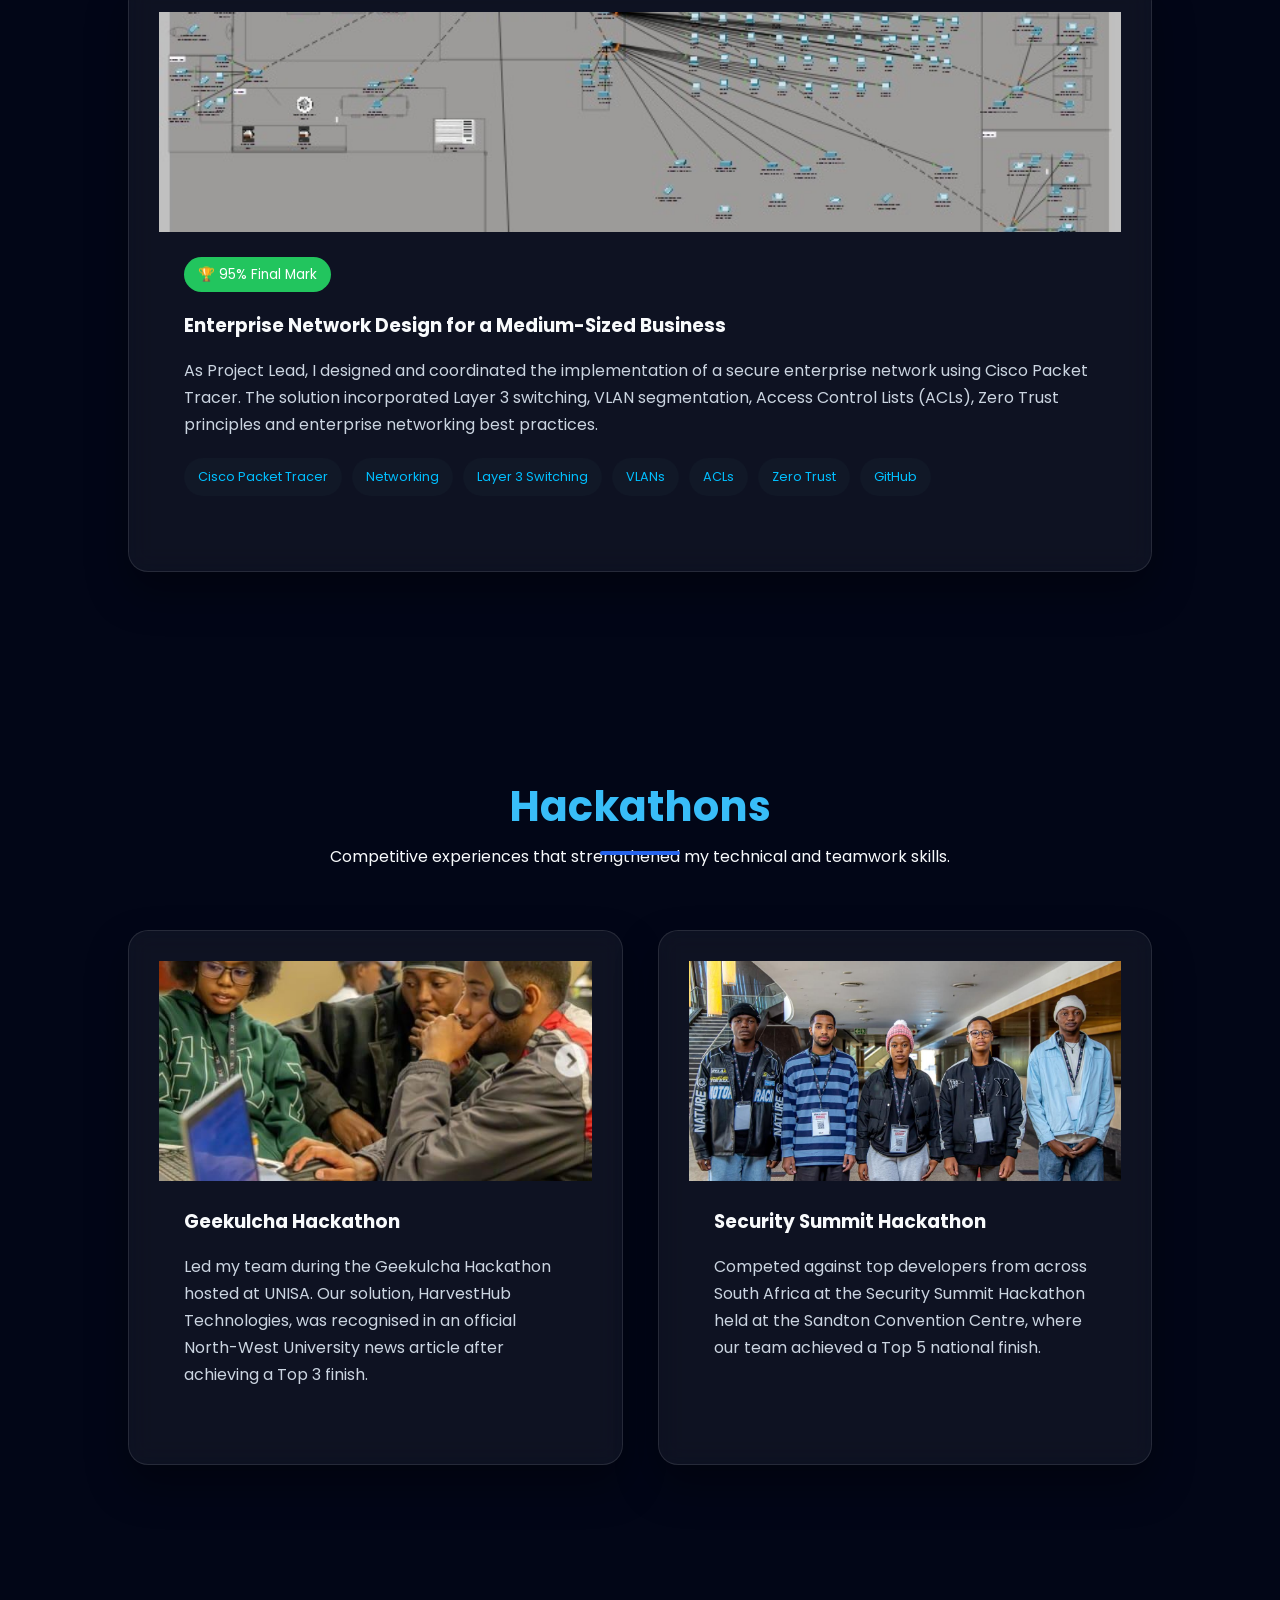
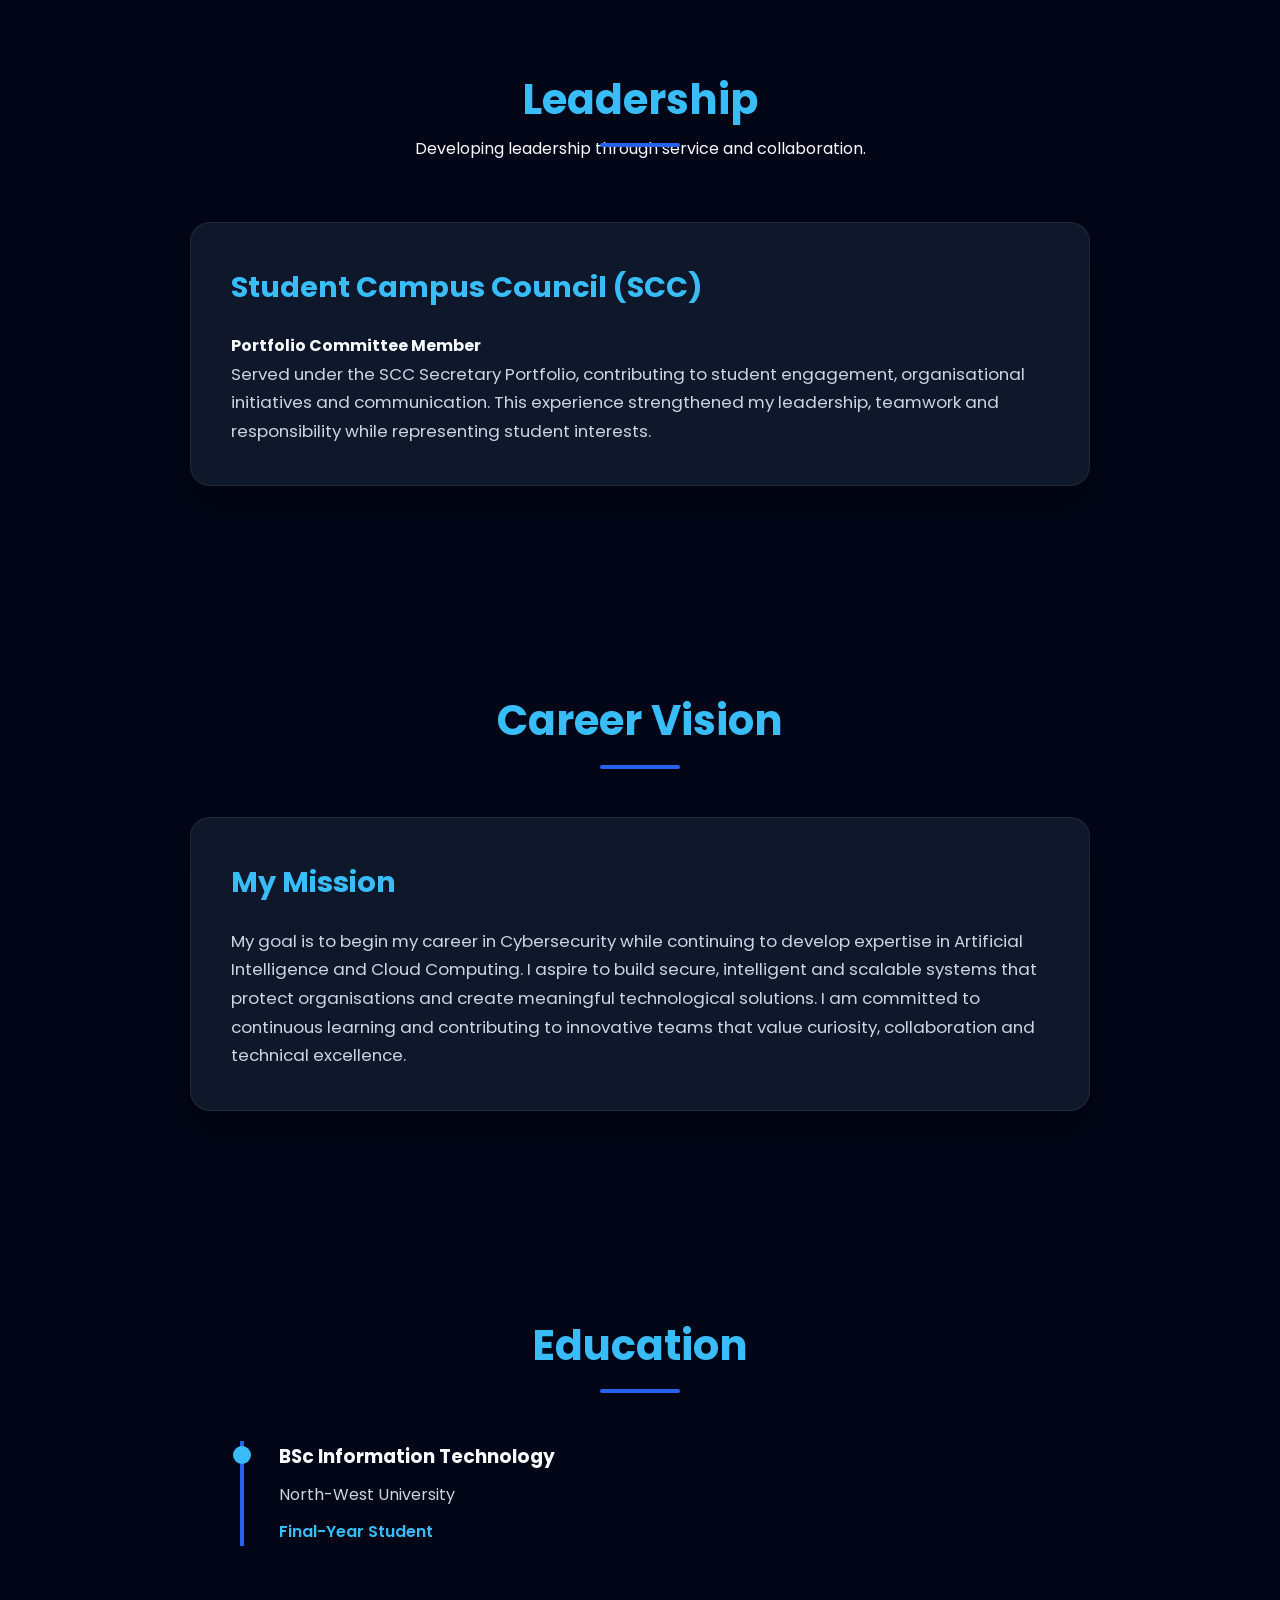
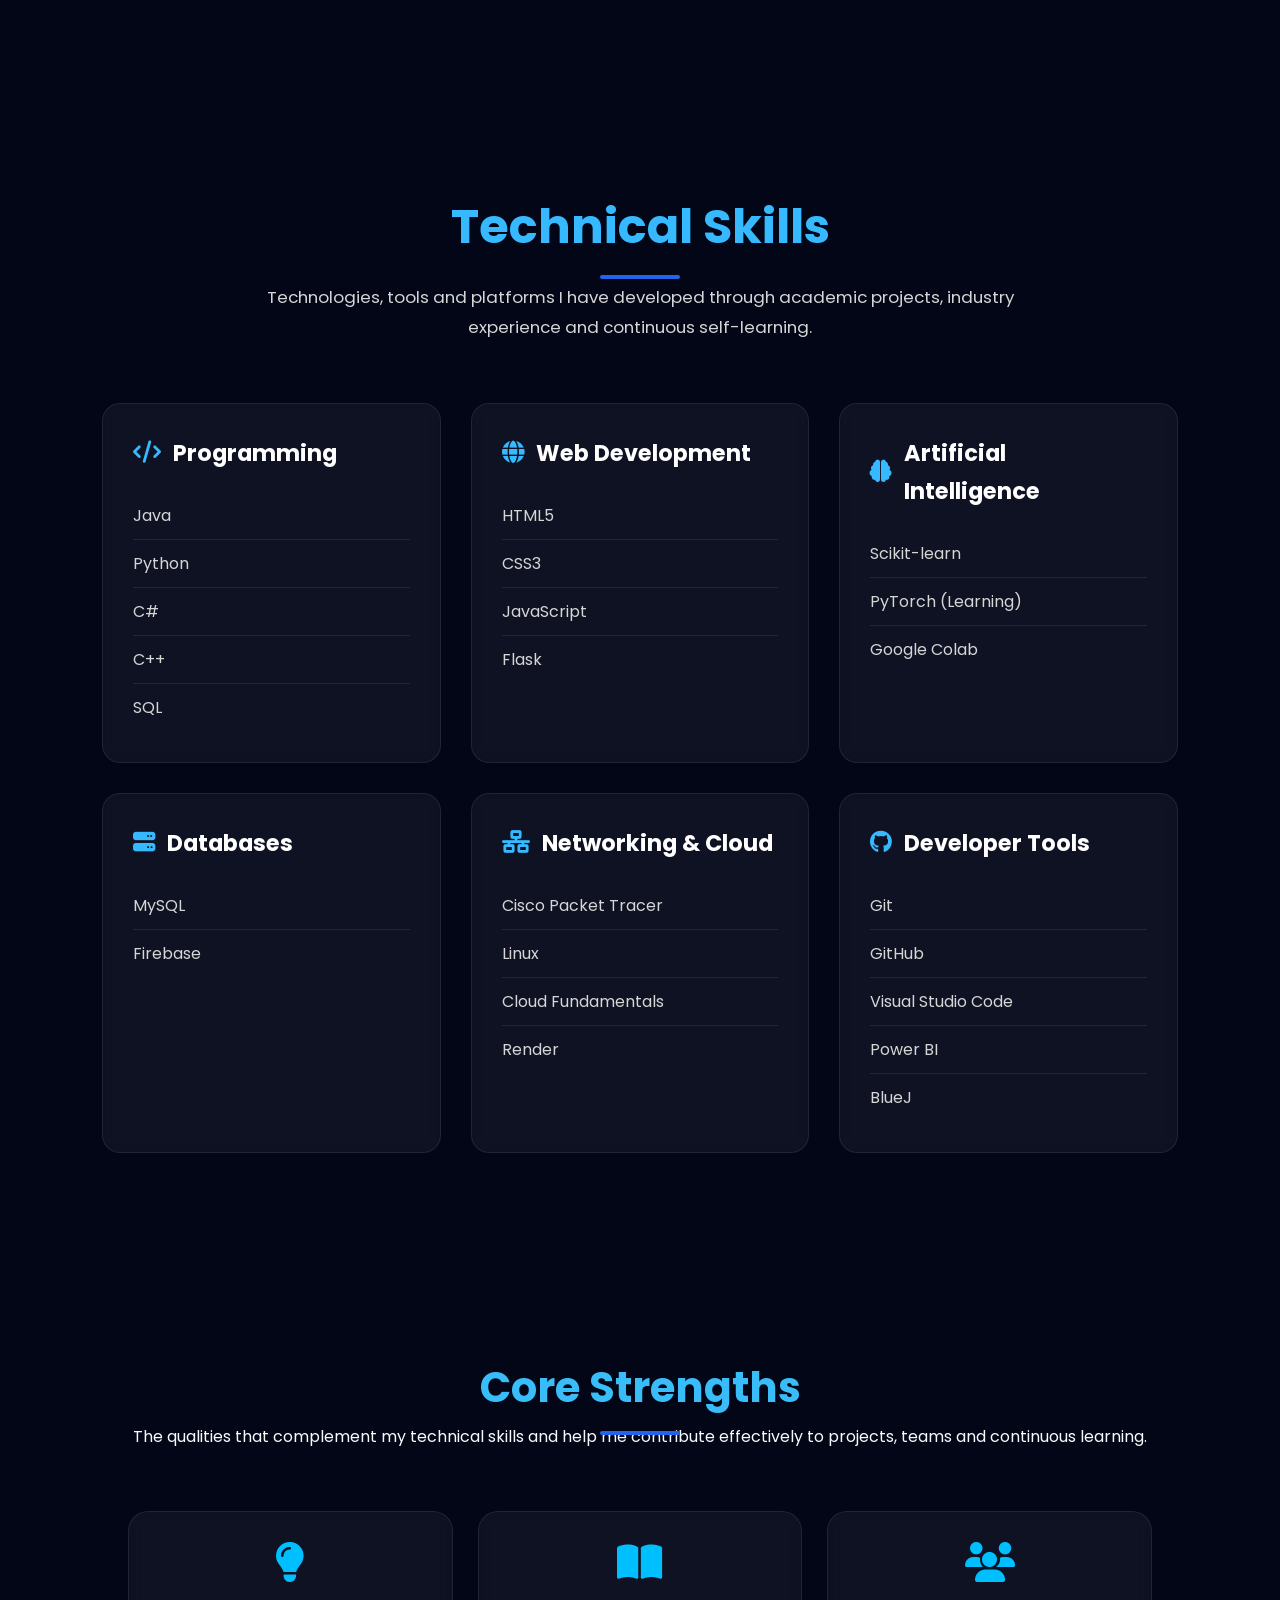
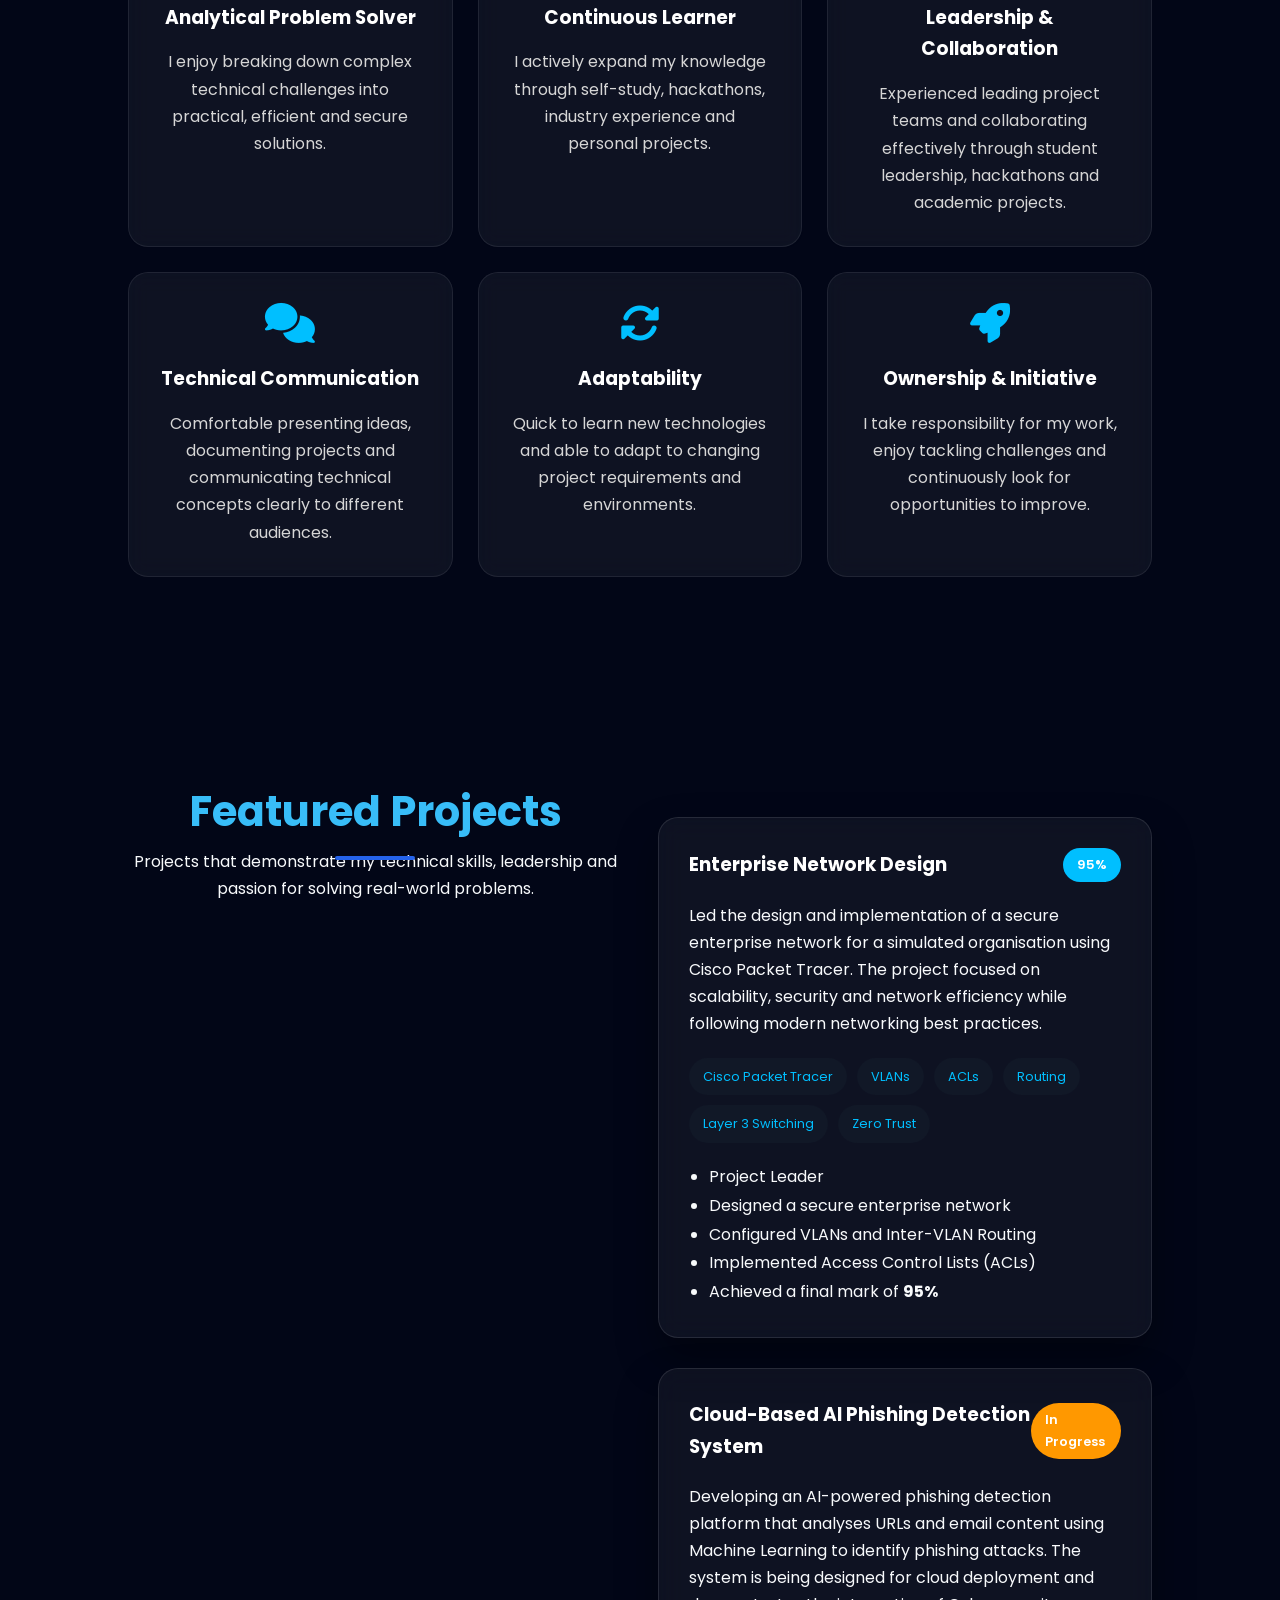
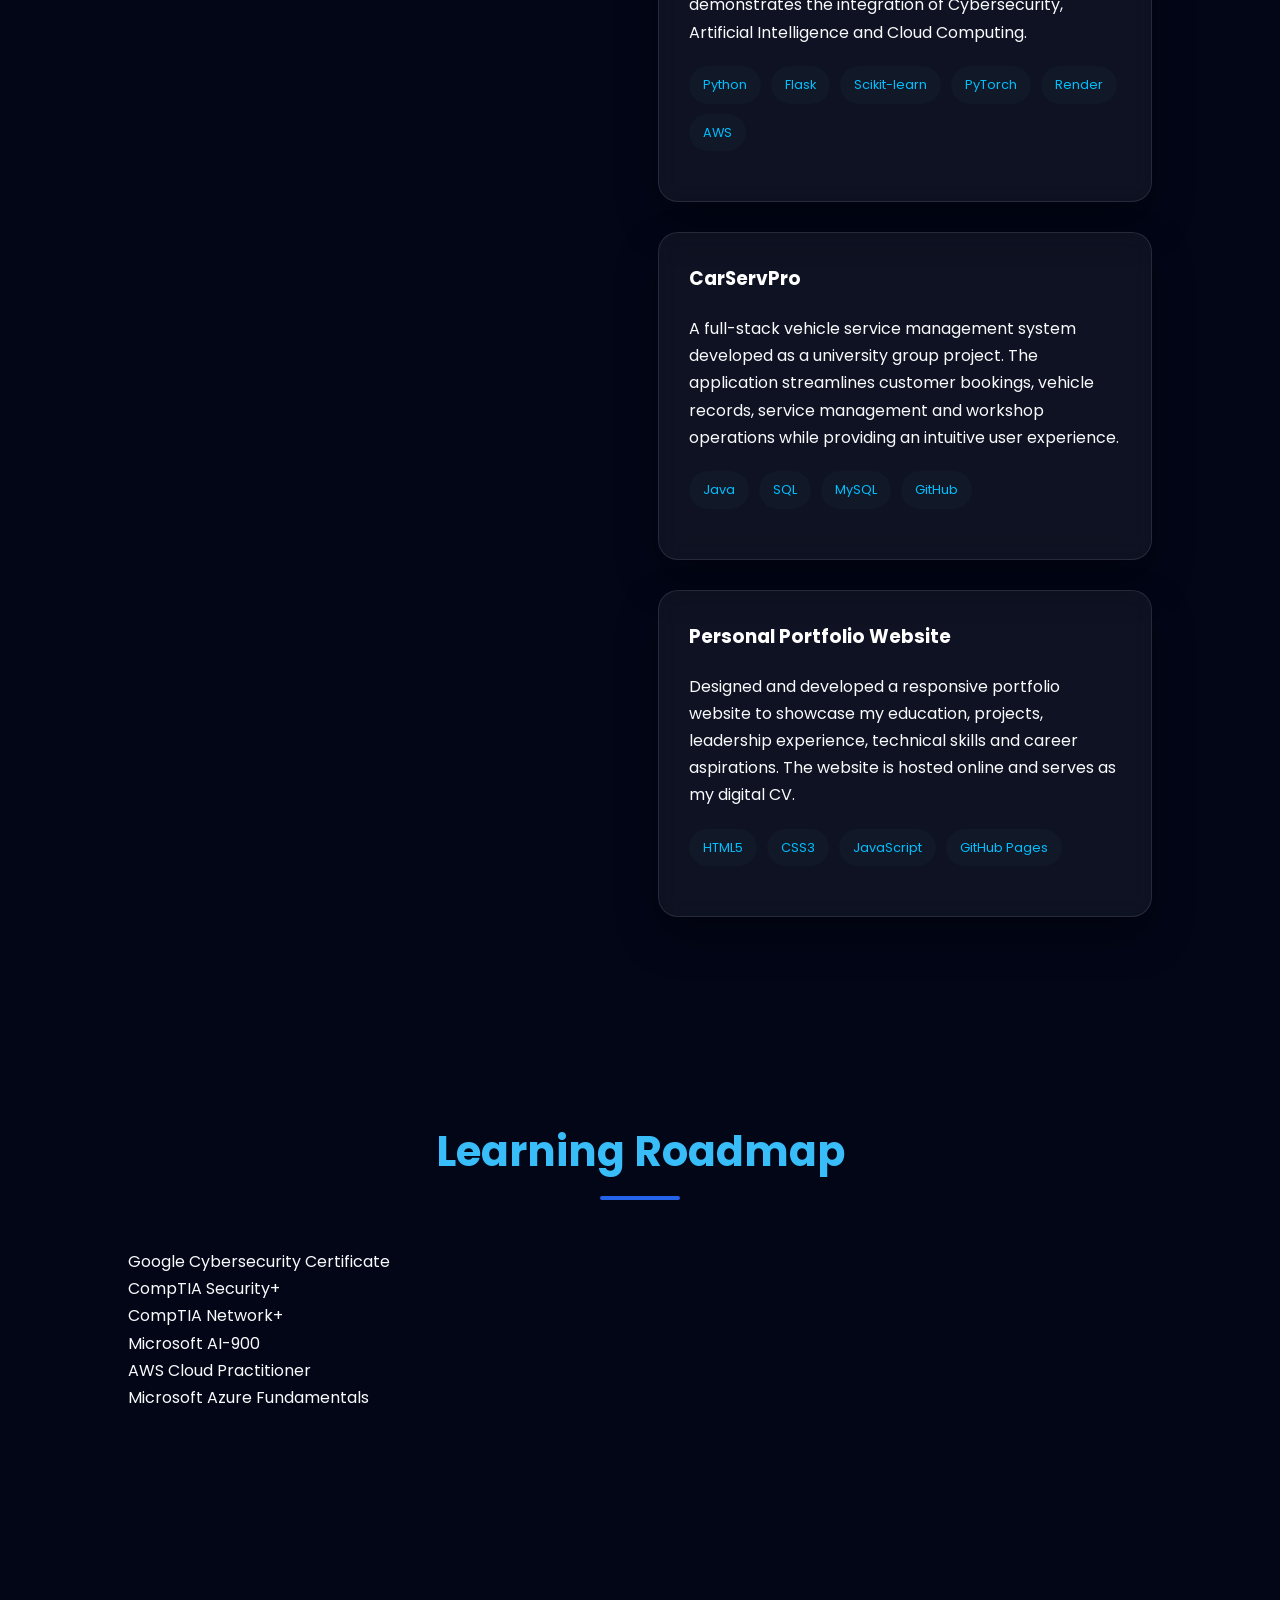
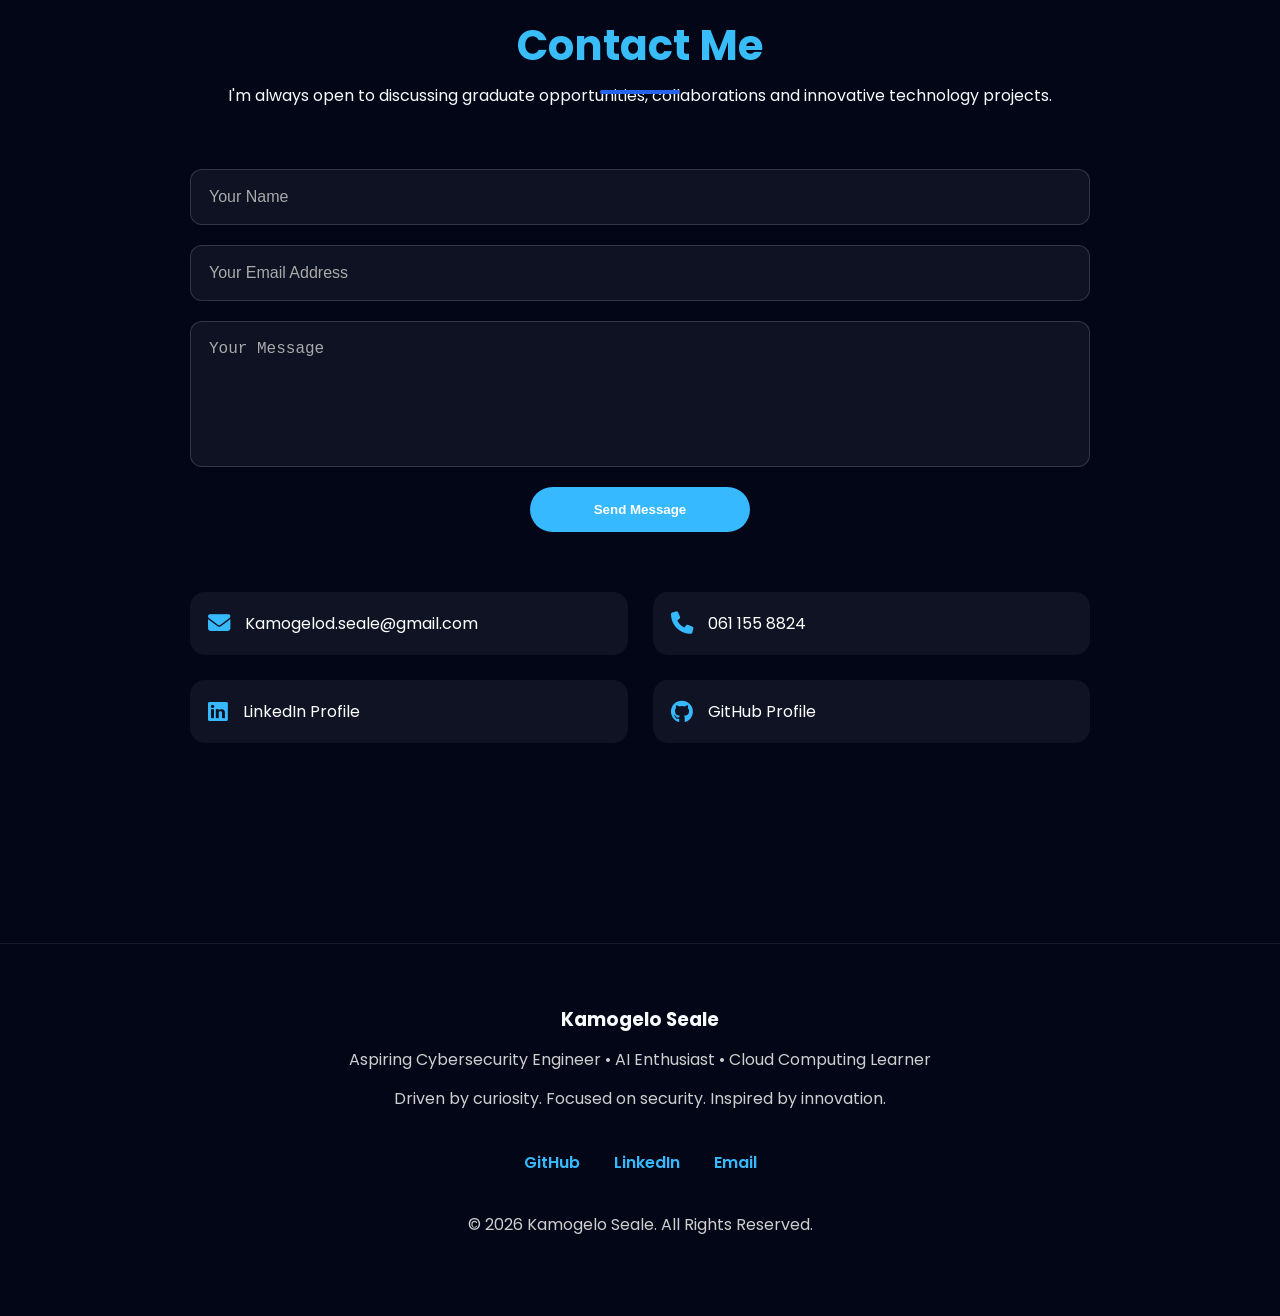
<file: index(1).html>
<!DOCTYPE html>
<html lang="en">

<head>

    <meta charset="UTF-8">
    <meta name="viewport" content="width=device-width, initial-scale=1.0">

    <title>Kamogelo Seale | Cybersecurity • AI • Cloud</title>

    <!-- Google Fonts -->
    <link href="https://fonts.googleapis.com/css2?family=Poppins:wght@300;400;500;600;700&display=swap" rel="stylesheet">

    <!-- Font Awesome -->
    <link rel="stylesheet"
          href="https://cdnjs.cloudflare.com/ajax/libs/font-awesome/6.5.2/css/all.min.css">

    <!-- CSS -->
    <link rel="stylesheet" href="css/style.css">

</head>

<body>

<!-- ==========================================
STATUS BAR
========================================== -->

<div class="status-bar">

    <div class="status-item">

        <span class="status-label">STATUS</span>

        <span class="online-dot"></span>

        <span>Open to Graduate Opportunities</span>

    </div>

    <div class="status-item">

        <span class="status-label">LOCATION</span>

        <span>South Africa 🇿🇦</span>

    </div>

    <div class="status-item">

        <span class="status-label">FOCUS</span>

        <span>Cybersecurity • AI • Cloud</span>

    </div>

</div>

<!-- ==========================================
HEADER
========================================== -->

<header>

    <nav class="navbar">

        <a href="#home" class="logo">

            &lt;Kamogelo/&gt;

        </a>

        <ul class="nav-links">

            <li><a href="#home">Home</a></li>
            <li><a href="#about">About</a></li>
            <li><a href="#achievements">Achievements</a></li>
            <li><a href="#experience">Experience</a></li>
            <li><a href="#projects">Projects</a></li>
            <li><a href="#hackathons">Hackathons</a></li>
            <li><a href="#leadership">Leadership</a></li>
            <li><a href="#skills">Skills</a></li>
            <li><a href="#education">Education</a></li>
            <li><a href="#vision">Vision</a></li>
            <li><a href="#contact">Contact</a></li>

        </ul>

    </nav>

</header>

<!-- ==========================================
HERO
========================================== -->

<section class="hero" id="home">

    <div class="hero-text">

        <div class="status-badge">

            <span class="dot"></span>

            Available for Graduate Opportunities

        </div>

        <p class="hello">

            Hello, I'm

        </p>

        <h1>

            Kamogelo Seale

        </h1>

        <h2>

            <span id="typing"></span>

        </h2>

        <p class="hero-description">

            I am a final-year
            <strong>BSc Information Technology</strong>
            student at
            <strong>North-West University</strong>
            with a growing passion for
            <strong>Cybersecurity</strong>,
            <strong>Artificial Intelligence</strong>,
            and
            <strong>Cloud Computing</strong>.

            I enjoy solving technical challenges,
            learning emerging technologies,
            and building secure,
            scalable software solutions.

        </p>

        <div class="hero-buttons">

            <a href="#projects" class="btn">

                Explore Portfolio

            <a href="files/Kamogelo_Seale_CV.pdf"
   class="btn btn-outline"
   download>
    Download CV
</a>

        </div>
        <div class="hero-stats">

    <div class="stat-card">
        <i class="fas fa-network-wired"></i>
        <h3>95%</h3>
        <p>Enterprise Network Project</p>
    </div>

    <div class="stat-card">
        <i class="fas fa-trophy"></i>
        <h3>Top 3</h3>
        <p>Geekulcha Hackathon</p>
    </div>

    <div class="stat-card">
        <i class="fas fa-shield-alt"></i>
        <h3>Top 5</h3>
        <p>Security Summit</p>
    </div>

    <div class="stat-card">
        <i class="fas fa-briefcase"></i>
        <h3>BNI</h3>
        <p>Industry Experience</p>
    </div>

</div>

    </div>
    

    <div class="hero-image">

        <div class="profile-card">

            <img src="images/professional_profile_pic.jpeg"
     alt="Kamogelo Seale">

            <div class="profile-info">

                <h3>

                    MISSION

                </h3>

                <p>

                    Protecting Systems

                    <br>

                    Exploring Intelligence

                    <br>

                    Building the Future

                </p>

            </div>

        </div>

    </div>

</section>



<!-- ==========================================
ABOUT
========================================== -->

<!-- About Section -->
<section id="about" class="about section">

    <div class="section-title">
        <h2>About Me</h2>
        <p>Get to know me and my passion for technology.</p>
    </div>

    <div class="about-container">

        <div class="about-image">
            <img src="images/professional_profile_pic.jpeg" alt="Kamogelo Seale">
        </div>

        <div class="about-text">

    <p>
        Hello! I'm <strong>Kamogelo Seale</strong>, a final-year
        <strong>BSc Information Technology</strong> student at
        <strong>North-West University</strong> with a passion for
        <strong>Cybersecurity</strong>,
        <strong>Artificial Intelligence</strong>, and
        <strong>Cloud Computing</strong>.
    </p>

    <p>
        Throughout my academic journey, I have actively pursued opportunities
        beyond the classroom to strengthen my technical and leadership skills.
        From leading an Enterprise Network Design project that achieved
        <strong>95%</strong>, to gaining industry experience at
        <strong>Blue Networks & Infrastructure (BNI)</strong>, and competing in
        national hackathons, I enjoy applying technology to solve real-world
        problems.
    </p>

    <p>
        I am currently expanding my knowledge by building a
        <strong>Cloud-Based AI Phishing Detection System</strong>, combining
        Artificial Intelligence, Cybersecurity and Cloud Computing.
        My goal is to build secure, intelligent and scalable solutions while
        continuously learning and contributing to innovative teams.
    </p>

</div>

    </div>

</section>

<!-- ===========================
     ACHIEVEMENTS 
=========================== -->

<section id="achievements" class="achievements section">

    <div class="section-title">
        <h2>Achievements</h2>
        <p>Academic excellence, industry exposure, leadership and national hackathon experience.</p>
    </div>

    <div class="achievement-grid">

        <!-- Enterprise Network -->
        <div class="achievement-card">
            <i class="fas fa-network-wired"></i>

            <h3>Enterprise Network Design</h3>

            <h4>95% Final Mark</h4>

            <p>
                Successfully led the design and implementation of a secure enterprise
                network using Cisco Packet Tracer. The project focused on network
                security, VLAN segmentation, routing, ACLs and scalability while
                achieving a final mark of <strong>95%</strong>.
            </p>
        </div>

        <!-- Geekulcha -->

        <div class="achievement-card">

            <i class="fas fa-trophy"></i>

            <h3>Geekulcha Hackathon</h3>

            <h4>🥉 Top 3 Finish</h4>

            <p>
                Led my team during the Geekulcha Hackathon hosted at UNISA where
                we designed an innovative software solution and achieved a
                <strong>Top 3 finish</strong>.
            </p>

            <a href="https://news.nwu.ac.za/students-excel-annual-geekulcha-hackathon"
               target="_blank"
               class="btn-small">

               View NWU Article

            </a>

        </div>

        <!-- Security Summit -->

        <div class="achievement-card">

            <i class="fas fa-shield-alt"></i>

            <h3>Security Summit Hackathon</h3>

            <h4>🏅 Top 5 National</h4>

            <p>
                Competed against some of South Africa's top university developers
                at the Security Summit Hackathon hosted at the Sandton Convention
                Centre, finishing in the <strong>Top 5 nationally</strong>.
            </p>

        </div>

        <!-- Industry -->

        <div class="achievement-card">

            <i class="fas fa-briefcase"></i>

            <h3>Industry Experience</h3>

            <h4>Blue Networks & Infrastructure</h4>

            <p>
                Completed practical industry training focused on enterprise
                networking, Cisco technologies, Linux servers, cloud solutions,
                Agile methodologies and IT infrastructure management.
            </p>

        </div>

        <!-- Leadership -->

        <div class="achievement-card">

            <i class="fas fa-users"></i>

            <h3>Student Leadership</h3>

            <h4>SCC Portfolio Committee</h4>

            <p>
                Served within the Student Campus Council under the SCC Secretary
                Portfolio, contributing to student leadership initiatives, planning
                events and strengthening teamwork and communication skills.
            </p>

        </div>

        <!-- AI -->

        <div class="achievement-card">

            <i class="fas fa-brain"></i>

            <h3>Current Research</h3>

            <h4>AI + Cybersecurity</h4>

            <p>
                Currently developing a Cloud-Based AI Phishing Detection System
                using Python, Flask and Machine Learning while exploring cloud
                deployment through AWS and Render.
            </p>

        </div>

    </div>

</section>

<!-- ==========================================
Experience
========================================== -->

<section id="experience">

<div class="section-title">

<h2>Industry Experience</h2>

<p>Practical industry exposure gained through professional work experience.</p>

</div>

<div class="vision-card">

<h3>Blue Networks & Infrastructure (BNI)</h3>

<h4>IT Practical Work Experience</h4>

<p>

Completed practical industry training at Blue Networks & Infrastructure, where I gained hands-on exposure to enterprise networking, IT infrastructure, cybersecurity solutions, cloud technologies and professional software development practices.

</p>

<br>

<ul>

<li>Configured Cisco network switches</li>

<li>Assisted with server database migration</li>

<li>Configured Cisco IP Telephones</li>

<li>Worked with Linux and Windows Server environments</li>

<li>Observed enterprise cloud infrastructure</li>

<li>Learned Agile software development practices</li>

<li>Gained exposure to VPNs, Firewalls and Intrusion Detection Systems</li>

<li>Worked alongside experienced Network Engineers</li>

</ul>

<br>

<strong>Technologies:</strong>

<p>

Cisco IOS • Linux • Windows Server • VMware • SQL Server • MySQL • PostgreSQL • Agile

</p>

</div>

</section>

<!-- ==========================================
Featured Project
========================================== -->

<section id="featured-project">

<div class="section-title">

<h2>Featured Project</h2>

<p>One of my proudest academic achievements.</p>

</div>

<div class="project-card">

<img src="images/EnterpriseNetworkPic.jpeg"
     alt="Enterprise Network Project">

<div class="project-content">

<span class="project-status">

🏆 95% Final Mark

</span>

<h3>Enterprise Network Design for a Medium-Sized Business</h3>

<p>

As Project Lead, I designed and coordinated the implementation of a secure enterprise network using Cisco Packet Tracer. The solution incorporated Layer 3 switching, VLAN segmentation, Access Control Lists (ACLs), Zero Trust principles and enterprise networking best practices.

</p>

<div class="tech-stack">

<span>Cisco Packet Tracer</span>

<span>Networking</span>

<span>Layer 3 Switching</span>

<span>VLANs</span>

<span>ACLs</span>

<span>Zero Trust</span>

<span>GitHub</span>

</div>

</div>

</div>

</section>

<!-- ==========================================
Hackathons
========================================== -->
<section id="hackathons">

<div class="section-title">

<h2>Hackathons</h2>

<p>Competitive experiences that strengthened my technical and teamwork skills.</p>

</div>

<div class="projects">

<div class="project-card">

<img src="images/GeekultureHack.jpeg"
     alt="Geekulcha Hackathon">

<div class="project-content">

<h3>Geekulcha Hackathon</h3>

<p>

Led my team during the Geekulcha Hackathon hosted at UNISA.

Our solution, HarvestHub Technologies, was recognised in an official North-West University news article after achieving a Top 3 finish.

</p>

</div>

</div>

<div class="project-card">

<img src="images/SecSummitHack.jpeg"
     alt="Security Summit">

<div class="project-content">

<h3>Security Summit Hackathon</h3>

<p>

Competed against top developers from across South Africa at the Security Summit Hackathon held at the Sandton Convention Centre, where our team achieved a Top 5 national finish.

</p>

</div>

</div>

</div>

</section>

<!-- ==========================================
Leadership
========================================== -->
<section id="leadership">

<div class="section-title">

<h2>Leadership</h2>

<p>Developing leadership through service and collaboration.</p>

</div>

<div class="vision-card">

<h3>Student Campus Council (SCC)</h3>

<h4>Portfolio Committee Member</h4>

<p>

Served under the SCC Secretary Portfolio, contributing to student engagement, organisational initiatives and communication. This experience strengthened my leadership, teamwork and responsibility while representing student interests.

</p>

</div>

</section> 

<!-- ==========================================
CAREER VISION
========================================== -->

<section id="vision">

    <div class="section-title">
        <h2>Career Vision</h2>
    </div>

    <div class="vision-card">

        <h3>My Mission</h3>

        <p>

            My goal is to begin my career in Cybersecurity while continuing to develop
            expertise in Artificial Intelligence and Cloud Computing. I aspire to build
            secure, intelligent and scalable systems that protect organisations and create
            meaningful technological solutions. I am committed to continuous learning
            and contributing to innovative teams that value curiosity, collaboration and
            technical excellence.

        </p>

    </div>

</section>

<!-- ==========================================
EDUCATION
========================================== -->

<section id="education">

    <div class="section-title">
        <h2>Education</h2>
    </div>

    <div class="timeline">

        <div class="timeline-item">

            <h3>BSc Information Technology</h3>

            <p>North-West University</p>

            <span>Final-Year Student</span>

        </div>

    </div>

</section>

<!-- ==========================================
SKILLS
========================================== -->

<section id="skills" class="skills section">

    <div class="section-title">
        <h2>Technical Skills</h2>
        <p>Technologies, tools and platforms I have developed through academic projects, industry experience and continuous self-learning.</p>
    </div>

    <div class="skills-grid">

        <div class="skill-category">
            <h3><i class="fas fa-code"></i> Programming</h3>
            <ul>
                <li>Java</li>
                <li>Python</li>
                <li>C#</li>
                <li>C++</li>
                <li>SQL</li>
            </ul>
        </div>

        <div class="skill-category">
            <h3><i class="fas fa-globe"></i> Web Development</h3>
            <ul>
                <li>HTML5</li>
                <li>CSS3</li>
                <li>JavaScript</li>
                <li>Flask</li>
            </ul>
        </div>

        <div class="skill-category">
            <h3><i class="fas fa-brain"></i> Artificial Intelligence</h3>
            <ul>
                <li>Scikit-learn</li>
                <li>PyTorch (Learning)</li>
                <li>Google Colab</li>
            </ul>
        </div>

        <div class="skill-category">
            <h3><i class="fas fa-server"></i> Databases</h3>
            <ul>
                <li>MySQL</li>
                <li>Firebase</li>
            </ul>
        </div>

        <div class="skill-category">
            <h3><i class="fas fa-network-wired"></i> Networking & Cloud</h3>
            <ul>
                <li>Cisco Packet Tracer</li>
                <li>Linux</li>
                <li>Cloud Fundamentals</li>
                <li>Render</li>
            </ul>
        </div>

        <div class="skill-category">
            <h3><i class="fab fa-github"></i> Developer Tools</h3>
            <ul>
                <li>Git</li>
                <li>GitHub</li>
                <li>Visual Studio Code</li>
                <li>Power BI</li>
                <li>BlueJ</li>
            </ul>
        </div>

    </div>

</section>

<!-- ===========================
     PROFESSIONAL STRENGTHS
=========================== -->

<section id="strengths" class="strengths section">

    <div class="section-title">
        <h2>Core Strengths</h2>
<p>The qualities that complement my technical skills and help me contribute effectively to projects, teams and continuous learning.</p>    </div>

    <div class="strengths-grid">

        <div class="strength-card">
            <i class="fas fa-lightbulb"></i>
            <h3>Analytical Problem Solver</h3>
            <p>I enjoy breaking down complex technical challenges into practical, efficient and secure solutions.</p>
        </div>

        <div class="strength-card">
            <i class="fas fa-book-open"></i>
            <h3>Continuous Learner</h3>
            <p>I actively expand my knowledge through self-study, hackathons, industry experience and personal projects.</p>
        </div>

        <div class="strength-card">
            <i class="fas fa-users"></i>
            <h3>Leadership & Collaboration</h3>
            <p>Experienced leading project teams and collaborating effectively through student leadership, hackathons and academic projects.</p>
        </div>

        <div class="strength-card">
            <i class="fas fa-comments"></i>
            <h3>Technical Communication</h3>
            <p>Comfortable presenting ideas, documenting projects and communicating technical concepts clearly to different audiences.</p>
        </div>

        <div class="strength-card">
            <i class="fas fa-sync-alt"></i>
            <h3>Adaptability</h3>
            <p>Quick to learn new technologies and able to adapt to changing project requirements and environments.</p>
        </div>

        <div class="strength-card">
            <i class="fas fa-rocket"></i>
            <h3>Ownership & Initiative</h3>
            <p>I take responsibility for my work, enjoy tackling challenges and continuously look for opportunities to improve.</p>
        </div>

    </div>

</section>

<!-- =========================
     PROJECTS SECTION
========================= -->
<section id="projects" class="projects section">

    <div class="section-title">
        <h2>Featured Projects</h2>
        <p>Projects that demonstrate my technical skills, leadership and passion for solving real-world problems.</p>
    </div>

    <div class="projects-grid">

        <!-- Enterprise Network Design -->
        <div class="project-card featured">

            <div class="project-header">
                <h3>Enterprise Network Design</h3>
                <span class="project-badge">95%</span>
            </div>

            <p>
                Led the design and implementation of a secure enterprise network for a
                simulated organisation using Cisco Packet Tracer. The project focused
                on scalability, security and network efficiency while following modern
                networking best practices.
            </p>

            <div class="tech-stack">
                <span>Cisco Packet Tracer</span>
                <span>VLANs</span>
                <span>ACLs</span>
                <span>Routing</span>
                <span>Layer 3 Switching</span>
                <span>Zero Trust</span>
            </div>

            <ul class="project-list">
                <li>Project Leader</li>
                <li>Designed a secure enterprise network</li>
                <li>Configured VLANs and Inter-VLAN Routing</li>
                <li>Implemented Access Control Lists (ACLs)</li>
                <li>Achieved a final mark of <strong>95%</strong></li>
            </ul>

        </div>

        <!-- AI Project -->
        <div class="project-card">

            <div class="project-header">
                <h3>Cloud-Based AI Phishing Detection System</h3>
                <span class="project-badge progress">In Progress</span>
            </div>

            <p>
                Developing an AI-powered phishing detection platform that analyses
                URLs and email content using Machine Learning to identify phishing
                attacks. The system is being designed for cloud deployment and
                demonstrates the integration of Cybersecurity, Artificial Intelligence
                and Cloud Computing.
            </p>

            <div class="tech-stack">
                <span>Python</span>
                <span>Flask</span>
                <span>Scikit-learn</span>
                <span>PyTorch</span>
                <span>Render</span>
                <span>AWS</span>
            </div>

        </div>

        <!-- CarServPro -->
        <div class="project-card">

            <div class="project-header">
                <h3>CarServPro</h3>
            </div>

            <p>
                A full-stack vehicle service management system developed as a university
                group project. The application streamlines customer bookings, vehicle
                records, service management and workshop operations while providing an
                intuitive user experience.
            </p>

            <div class="tech-stack">
                <span>Java</span>
                <span>SQL</span>
                <span>MySQL</span>
                <span>GitHub</span>
            </div>

        </div>

        <!-- Portfolio -->
        <div class="project-card">

            <div class="project-header">
                <h3>Personal Portfolio Website</h3>
            </div>

            <p>
                Designed and developed a responsive portfolio website to showcase my
                education, projects, leadership experience, technical skills and career
                aspirations. The website is hosted online and serves as my digital CV.
            </p>

            <div class="tech-stack">
                <span>HTML5</span>
                <span>CSS3</span>
                <span>JavaScript</span>
                <span>GitHub Pages</span>
            </div>

        </div>

    </div>

</section>

<!-- ==========================================
LEARNING ROADMAP
========================================== -->

<section id="roadmap">

    <div class="section-title">
        <h2>Learning Roadmap</h2>
    </div>

    <div class="roadmap-grid">

        <div class="roadmap-card">Google Cybersecurity Certificate</div>

        <div class="roadmap-card">CompTIA Security+</div>

        <div class="roadmap-card">CompTIA Network+</div>

        <div class="roadmap-card">Microsoft AI-900</div>

        <div class="roadmap-card">AWS Cloud Practitioner</div>

        <div class="roadmap-card">Microsoft Azure Fundamentals</div>

    </div>

</section>

<!-- ==========================================
CONTACT
========================================== -->

<section id="contact" class="contact section">

    <div class="section-title">
        <h2>Contact Me</h2> 
        <p>
            I'm always open to discussing graduate opportunities,
            collaborations and innovative technology projects.
        </p>
    </div>

    <div class="contact-container">

        <form class="contact-form">

            <input type="text" placeholder="Your Name">

            <input type="email" placeholder="Your Email Address">

            <textarea rows="6" placeholder="Your Message"></textarea>

            <button type="submit">
                Send Message
            </button>

        </form>

        <div class="contact-details">

            <div class="contact-item">
                <i class="fas fa-envelope"></i>
                <span>Kamogelod.seale@gmail.com</span>
            </div>

            <div class="contact-item">
                <i class="fas fa-phone"></i>
                <span>061 155 8824</span>
            </div>

            <div class="contact-item">
                <i class="fab fa-linkedin"></i>
                <a href="https://www.linkedin.com/in/kamogelo-seale-60b141237/" target="_blank">
                    LinkedIn Profile
                </a>
            </div>

            <div class="contact-item">
                <i class="fab fa-github"></i>
                <a href="https://github.com/kamoS777" target="_blank">
                    GitHub Profile
                </a>
            </div>

        </div>

    </div>

</section>

<!-- ==========================================
FOOTER
========================================== -->

<footer>

    <h3>

        Kamogelo Seale

    </h3>

    <p>

        Aspiring Cybersecurity Engineer • AI Enthusiast • Cloud Computing Learner

    </p>

    <p>

        Driven by curiosity. Focused on security. Inspired by innovation.

    </p>

    <div class="footer-links">

        <a href="#">GitHub</a>

        <a href="#">LinkedIn</a>

        <a href="mailto:your@email.com">Email</a>

    </div>

    <p>

        © 2026 Kamogelo Seale. All Rights Reserved.

    </p>

</footer>

<script src="js/script.js"></script>

</body>

</html>
</file>
<file: css/style.css>
/* =====================================================
   PROJECT AEGIS PORTFOLIO
   Author: Kamogelo Seale
   ===================================================== */

/* ===========================
   GOOGLE FONT
=========================== */

@import url('https://fonts.googleapis.com/css2?family=Poppins:wght@300;400;500;600;700;800&display=swap');

/* ===========================
   VARIABLES
=========================== */

:root{

--bg:#020617;
--card:#0F172A;
--card2:#162033;

--primary:#2563EB;
--accent:#38BDF8;

--text:#F8FAFC;
--text-light:#CBD5E1;

--border:rgba(255,255,255,.08);

--radius:18px;

--shadow:0 20px 40px rgba(0,0,0,.35);

--transition:.35s ease;

}

/* ===========================
   RESET
=========================== */

*{

margin:0;
padding:0;
box-sizing:border-box;

}

html{

scroll-behavior:smooth;

}

body{

font-family:'Poppins',sans-serif;

background:var(--bg);

color:var(--text);

line-height:1.7;

overflow-x:hidden;

}

/* ===========================
   GLOBAL
=========================== */

section{

padding:100px 10%;

}

img{

max-width:100%;

display:block;

}

a{

text-decoration:none;

}

.section-title{

text-align:center;

margin-bottom:60px;

}

.section-title h2{

font-size:2.6rem;

color:var(--accent);

position:relative;

display:inline-block;

}

.section-title h2::after{

content:"";

position:absolute;

left:50%;

transform:translateX(-50%);

bottom:-12px;

width:80px;

height:4px;

background:var(--primary);

border-radius:50px;

}

/* ===========================
   STATUS BAR
=========================== */

.status-bar{

position:fixed;

top:0;

left:0;

width:100%;

padding:10px 10%;

display:flex;

justify-content:space-between;

align-items:center;

background:#010814;

border-bottom:1px solid var(--border);

z-index:1000;

font-size:.9rem;

}

.status-item{

display:flex;

align-items:center;

gap:8px;

color:var(--text-light);

}

.status-label{

color:var(--accent);

font-weight:600;

}

.online-dot{

width:10px;

height:10px;

background:#22C55E;

border-radius:50%;

box-shadow:0 0 12px #22C55E;

}

/* ===========================
   NAVBAR
=========================== */

header{

position:fixed;

top:42px;

left:0;

width:100%;

z-index:999;

}

.navbar{

display:flex;

justify-content:space-between;

align-items:center;

padding:20px 10%;

background:rgba(2,6,23,.90);

backdrop-filter:blur(12px);

border-bottom:1px solid var(--border);

}

.logo{

font-size:1.6rem;

font-weight:700;

color:var(--accent);

}

.nav-links{

display:flex;

list-style:none;

gap:28px;

}

.nav-links a{

color:var(--text);

font-weight:500;

transition:var(--transition);

}

.nav-links a:hover{

color:var(--accent);

}

/* ===========================
   HERO
=========================== */

.hero{

min-height:100vh;

display:grid;

grid-template-columns:1fr 420px;

align-items:center;

gap:80px;

padding-top:180px;

}

.status-badge{

display:inline-flex;

align-items:center;

gap:10px;

padding:10px 18px;

background:rgba(56,189,248,.12);

border:1px solid rgba(56,189,248,.2);

border-radius:50px;

margin-bottom:25px;

color:var(--accent);

}

.dot{

width:10px;

height:10px;

background:#22C55E;

border-radius:50%;

}

.hello{

font-size:1.1rem;

color:var(--text-light);

margin-bottom:10px;

}

.hero h1{

font-size:4rem;

line-height:1.1;

margin-bottom:15px;

}

.hero h2{

font-size:2rem;

color:var(--accent);

margin-bottom:25px;

min-height:55px;

}

.hero-description{

color:var(--text-light);

max-width:650px;

margin-bottom:35px;

}

.hero-buttons{

display:flex;

gap:20px;

margin-bottom:40px;

}

.btn{

background:var(--primary);

color:white;

padding:14px 32px;

border-radius:40px;

font-weight:600;

transition:var(--transition);

}

.btn:hover{

transform:translateY(-3px);

}

.btn-outline{

background:transparent;

border:2px solid var(--primary);

}

.profile-card{

background:var(--card);

padding:25px;

border-radius:25px;

box-shadow:var(--shadow);

border:1px solid var(--border);

}

.hero-image{

    align-self:start;

    margin-top:px;

}

.profile-card img{

width:100%;

border-radius:18px;

margin-bottom:8px;

}

.profile-info{

    text-align:center;

    transform:translateY(5px);

}

.profile-info h3{

    color:var(--accent);

    margin-bottom:15px;

}

.profile-info p{

    color:var(--text-light);

}

/* =====================================================
   ABOUT
===================================================== */

.about-container{

display:grid;

grid-template-columns:300px 1fr;

gap:60px;

align-items:center;

}

.about-image{

display:flex;

justify-content:center;

}

.about-image img{

width:280px;

height:280px;

object-fit:cover;

border-radius:20px;

border:3px solid var(--primary);

box-shadow:var(--shadow);

}

.about-text{

font-size:1.05rem;

color:var(--text-light);

}

.about-text p{

margin-bottom:20px;

}

/* =====================================================
   CAREER VISION
===================================================== */

.vision-card{

background:var(--card);

padding:40px;

border-radius:20px;

border:1px solid var(--border);

box-shadow:var(--shadow);

max-width:900px;

margin:auto;

}

.vision-card h3{

font-size:1.8rem;

margin-bottom:20px;

color:var(--accent);

}

.vision-card p{

color:var(--text-light);

font-size:1.05rem;

}

/* =====================================================
   EDUCATION
===================================================== */

.timeline{

max-width:800px;

margin:auto;

border-left:4px solid var(--primary);

padding-left:35px;

}

.timeline-item{

position:relative;

margin-bottom:40px;

}

.timeline-item::before{

content:"";

position:absolute;

left:-46px;

top:5px;

width:18px;

height:18px;

background:var(--accent);

border-radius:50%;

}

.timeline-item h3{

margin-bottom:8px;

}

.timeline-item p{

color:var(--text-light);

}

.timeline-item span{

display:inline-block;

margin-top:10px;

color:var(--accent);

font-weight:600;

}

/* =====================================================
   SKILLS
===================================================== */

.skills-grid{

display:grid;

grid-template-columns:repeat(auto-fit,minmax(240px,1fr));

gap:30px;

}

.skill-card{

background:var(--card);

padding:35px;

text-align:center;

border-radius:20px;

border:1px solid var(--border);

transition:var(--transition);

box-shadow:var(--shadow);

}

.skill-card:hover{

transform:translateY(-10px);

}

.skill-card i{

font-size:3rem;

color:var(--accent);

margin-bottom:20px;

}

.skill-card h3{

margin-bottom:15px;

}

.skill-card p{

color:var(--text-light);

}

/* =====================================================
   PROJECTS
===================================================== */

.projects{

display:grid;

grid-template-columns:repeat(auto-fit,minmax(330px,1fr));

gap:35px;

}

.project-card{

background:var(--card);

border-radius:20px;

overflow:hidden;

border:1px solid var(--border);

box-shadow:var(--shadow);

transition:var(--transition);

}

.project-card:hover{

transform:translateY(-10px);

}

.project-card img{

width:100%;

height:220px;

object-fit:cover;

}

.project-content{

padding:25px;

}

.project-status{

display:inline-block;

background:#22C55E;

color:white;

padding:6px 14px;

border-radius:20px;

font-size:.85rem;

margin-bottom:18px;

}

.project-content h3{

margin-bottom:15px;

}

.project-content p{

color:var(--text-light);

margin-bottom:20px;

}

.tech-stack{

display:flex;

gap:10px;

flex-wrap:wrap;

margin-bottom:25px;

}

.tech-stack span{

padding:8px 14px;

background:rgba(37,99,235,.15);

color:var(--accent);

border-radius:20px;

font-size:.85rem;

}

.project-links{

display:flex;

gap:15px;

}

.project-links a{

padding:10px 20px;

border-radius:30px;

background:var(--primary);

color:white;

transition:var(--transition);

}

.project-links a:hover{

background:var(--accent);

}

/* =====================================================
   ABOUT
===================================================== */

.about-container{

display:grid;

grid-template-columns:300px 1fr;

gap:60px;

align-items:center;

}

.about-image{

display:flex;

justify-content:center;

}

.about-image img{

width:280px;

height:280px;

object-fit:cover;

border-radius:20px;

border:3px solid var(--primary);

box-shadow:var(--shadow);

}

.about-text{

font-size:1.05rem;

color:var(--text-light);

}

.about-text p{

margin-bottom:20px;

}

/* =====================================================
   CAREER VISION
===================================================== */

.vision-card{

background:var(--card);

padding:40px;

border-radius:20px;

border:1px solid var(--border);

box-shadow:var(--shadow);

max-width:900px;

margin:auto;

}

.vision-card h3{

font-size:1.8rem;

margin-bottom:20px;

color:var(--accent);

}

.vision-card p{

color:var(--text-light);

font-size:1.05rem;

}

/* =====================================================
   EDUCATION
===================================================== */

.timeline{

max-width:800px;

margin:auto;

border-left:4px solid var(--primary);

padding-left:35px;

}

.timeline-item{

position:relative;

margin-bottom:40px;

}

.timeline-item::before{

content:"";

position:absolute;

left:-46px;

top:5px;

width:18px;

height:18px;

background:var(--accent);

border-radius:50%;

}

.timeline-item h3{

margin-bottom:8px;

}

.timeline-item p{

color:var(--text-light);

}

.timeline-item span{

display:inline-block;

margin-top:10px;

color:var(--accent);

font-weight:600;

}

/* =====================================================
   SKILLS
===================================================== */

.skills-grid{

display:grid;

grid-template-columns:repeat(auto-fit,minmax(240px,1fr));

gap:30px;

}

.skill-card{

background:var(--card);

padding:35px;

text-align:center;

border-radius:20px;

border:1px solid var(--border);

transition:var(--transition);

box-shadow:var(--shadow);

}

.skill-card:hover{

transform:translateY(-10px);

}

.skill-card i{

font-size:3rem;

color:var(--accent);

margin-bottom:20px;

}

.skill-card h3{

margin-bottom:15px;

}

.skill-card p{

color:var(--text-light);

}

/* =====================================================
   PROJECTS
===================================================== */

.projects{

display:grid;

grid-template-columns:repeat(auto-fit,minmax(330px,1fr));

gap:35px;

}

.project-card{

background:var(--card);

border-radius:20px;

overflow:hidden;

border:1px solid var(--border);

box-shadow:var(--shadow);

transition:var(--transition);

}

.project-card:hover{

transform:translateY(-10px);

}

.project-card img{

width:100%;

height:220px;

object-fit:cover;

}

.project-content{

padding:25px;

}

.project-status{

display:inline-block;

background:#22C55E;

color:white;

padding:6px 14px;

border-radius:20px;

font-size:.85rem;

margin-bottom:18px;

}

.project-content h3{

margin-bottom:15px;

}

.project-content p{

color:var(--text-light);

margin-bottom:20px;

}

.tech-stack{

display:flex;

gap:10px;

flex-wrap:wrap;

margin-bottom:25px;

}

.tech-stack span{

padding:8px 14px;

background:rgba(37,99,235,.15);

color:var(--accent);

border-radius:20px;

font-size:.85rem;

}

.project-links{

display:flex;

gap:15px;

}

.project-links a{

padding:10px 20px;

border-radius:30px;

background:var(--primary);

color:white;

transition:var(--transition);

}

.project-links a:hover{

background:var(--accent);

}


/* ===========================
   PROJECTS
=========================== */

.projects-grid{
display:grid;
grid-template-columns:repeat(auto-fit,minmax(320px,1fr));
gap:30px;
margin-top:40px;
}

.project-card{
background:rgba(255,255,255,.05);
backdrop-filter:blur(12px);
padding:30px;
border-radius:20px;
border:1px solid rgba(255,255,255,.1);
transition:.4s;
}

.project-card:hover{
transform:translateY(-8px);
box-shadow:0 10px 35px rgba(0,170,255,.25);
}

.project-header{
display:flex;
justify-content:space-between;
align-items:center;
margin-bottom:20px;
}

.project-header h3{
color:#fff;
}

.project-badge{
background:#00bfff;
color:white;
padding:6px 14px;
border-radius:50px;
font-size:.8rem;
font-weight:600;
}

.progress{
background:#ff9800;
}

.tech-stack{
display:flex;
flex-wrap:wrap;
gap:10px;
margin:20px 0;
}

.tech-stack span{
background:#111827;
padding:8px 14px;
border-radius:20px;
font-size:.8rem;
color:#00bfff;
}

.project-list{
padding-left:20px;
line-height:1.8;
}

/*=========================
ACHIEVEMENTS
=========================*/

.achievement-grid{

display:grid;

grid-template-columns:repeat(auto-fit,minmax(280px,1fr));

gap:30px;

margin-top:50px;

}

.achievement-card{

background:rgba(255,255,255,.05);

backdrop-filter:blur(12px);

padding:35px;

border-radius:20px;

text-align:center;

transition:.4s;

border:1px solid rgba(255,255,255,.08);

}

.achievement-card:hover{

transform:translateY(-8px);

box-shadow:0 12px 35px rgba(0,191,255,.25);

}

.achievement-card i{

font-size:3rem;

color:#00bfff;

margin-bottom:20px;

}

.achievement-card h3{

color:white;

margin-bottom:10px;

}

.achievement-card h4{

color:#00bfff;

margin-bottom:15px;

}

.btn-small{

display:inline-block;

margin-top:20px;

padding:10px 20px;

border-radius:30px;

background:#00bfff;

color:white;

text-decoration:none;

font-weight:600;

transition:.3s;

}

.btn-small:hover{

background:#0099cc;

}

/* ===========================
   PROFESSIONAL STRENGTHS
=========================== */

.strengths-grid{
display:grid;
grid-template-columns:repeat(auto-fit,minmax(280px,1fr));
gap:25px;
margin-top:40px;
}

.strength-card{
background:rgba(255,255,255,.05);
border:1px solid rgba(255,255,255,.08);
border-radius:20px;
padding:30px;
text-align:center;
transition:.35s ease;
backdrop-filter:blur(10px);
}

.strength-card:hover{
transform:translateY(-8px);
box-shadow:0 10px 30px rgba(0,191,255,.25);
}

.strength-card i{
font-size:2.5rem;
color:#00BFFF;
margin-bottom:20px;
}

.strength-card h3{
color:#fff;
margin-bottom:15px;
}

.strength-card p{
line-height:1.7;
color:#d6d6d6;
}

/* CONTACT */

.contact{
    padding:100px 10%;
}

.contact-container{

    max-width:900px;
    margin:auto;

}

.contact-form{

    display:flex;
    flex-direction:column;
    gap:20px;

    margin-top:50px;

}

.contact-form input,
.contact-form textarea{

    width:100%;
    padding:18px;

    border-radius:12px;

    border:1px solid rgba(255,255,255,.15);

    background:rgba(255,255,255,.05);

    color:white;

    font-size:1rem;

    outline:none;

}

.contact-form textarea{

    resize:none;

}

.contact-form input::placeholder,
.contact-form textarea::placeholder{

    color:#aaa;

}

.contact-form button{

    width:220px;

    margin:auto;

    padding:15px;

    border:none;

    border-radius:40px;

    background:#36b9ff;

    color:white;

    font-weight:600;

    cursor:pointer;

    transition:.3s;

}

.contact-form button:hover{

    background:#1da9f7;

    transform:translateY(-3px);

}

.contact-details{

    margin-top:60px;

    display:grid;

    grid-template-columns:repeat(2,1fr);

    gap:25px;

}

.contact-item{

    display:flex;

    align-items:center;

    gap:15px;

    background:rgba(255,255,255,.05);

    padding:18px;

    border-radius:15px;

}

.contact-item i{

    color:#36b9ff;

    font-size:1.4rem;

}

.contact-item span,
.contact-item a{

    color:white;

    text-decoration:none;

}

.contact-item a:hover{

    color:#36b9ff;

}

@media(max-width:768px){

.contact-details{

grid-template-columns:1fr;

}

}







/* ===========================
   TECHNICAL SKILLS
=========================== */

.skills {
    padding: 100px 8%;
}

.skills .section-title {
    text-align: center;
    margin-bottom: 60px;
}

.skills .section-title h2 {
    font-size: 3rem;
    color: #36b9ff;
    margin-bottom: 15px;
}

.skills .section-title p {
    max-width: 800px;
    margin: 0 auto;
    color: #d6d6d6;
    line-height: 1.8;
    font-size: 1.05rem;
}

/* Skills Grid */

.skills-grid {
    display: grid;
    grid-template-columns: repeat(auto-fit, minmax(280px, 1fr));
    gap: 30px;
}

/* Skill Card */

.skill-category {
    background: rgba(255,255,255,0.05);
    border: 1px solid rgba(255,255,255,0.08);
    border-radius: 18px;
    padding: 30px;
    transition: 0.3s ease;
    backdrop-filter: blur(8px);
}

.skill-category:hover {
    transform: translateY(-8px);
    border-color: #36b9ff;
    box-shadow: 0 12px 30px rgba(54,185,255,0.25);
}

.skill-category h3 {
    display: flex;
    align-items: center;
    gap: 12px;
    color: white;
    font-size: 1.4rem;
    margin-bottom: 20px;
}

.skill-category h3 i {
    color: #36b9ff;
    font-size: 1.4rem;
}

.skill-category ul {
    list-style: none;
    padding: 0;
    margin: 0;
}

.skill-category ul li {
    padding: 10px 0;
    color: #d6d6d6;
    border-bottom: 1px solid rgba(255,255,255,0.08);
    transition: 0.3s;
}

.skill-category ul li:last-child {
    border-bottom: none;
}

.skill-category ul li:hover {
    color: #36b9ff;
    padding-left: 8px;
}

/* Mobile */

@media (max-width: 768px) {

    .skills {
        padding: 80px 6%;
    }

    .skills .section-title h2 {
        font-size: 2.4rem;
    }

    .skills-grid {
        grid-template-columns: 1fr;
    }

}

/* ===========================
   FOOTER
=========================== */

footer{

    margin-top:100px;
    padding:60px 10%;

    text-align:center;

    border-top:1px solid rgba(255,255,255,.08);

}

footer h2{

    color:white;

    font-size:2rem;

    margin-bottom:10px;

}

footer p{

    color:#cfcfcf;

    margin:10px auto;

    max-width:700px;

    line-height:1.8;

}

.footer-links{

    margin:35px 0;

}

.footer-links a{

    margin:0 15px;

    color:#36b9ff;

    text-decoration:none;

    font-weight:600;

    transition:.3s;

}

.footer-links a:hover{

    color:white;

}

footer small{

    color:#888;

}

.hero-stats{
    display:grid;
    grid-template-columns:repeat(auto-fit,minmax(220px,1fr));
    gap:25px;
    margin-top:70px;
    width:100%;
}

.hero-stats div{

    background:rgba(255,255,255,.05);
    border:1px solid rgba(54,185,255,.15);
    border-radius:20px;

    padding:30px 20px;

    text-align:center;

    backdrop-filter:blur(12px);

    transition:.35s ease;

}

.hero-stats div:hover{

    transform:translateY(-8px);

    border-color:#36b9ff;

    box-shadow:0 15px 35px rgba(54,185,255,.25);

}

.hero-stats h3{

    font-size:2.8rem;

    color:#36b9ff;

    margin-bottom:10px;

    font-weight:700;

}

.hero-stats p{

    color:#d0d0d0;

    font-size:1rem;

    line-height:1.6;

}

.hero-stats i{

    font-size:2rem;

    color:#36b9ff;

    margin-bottom:18px;

}
</file>
